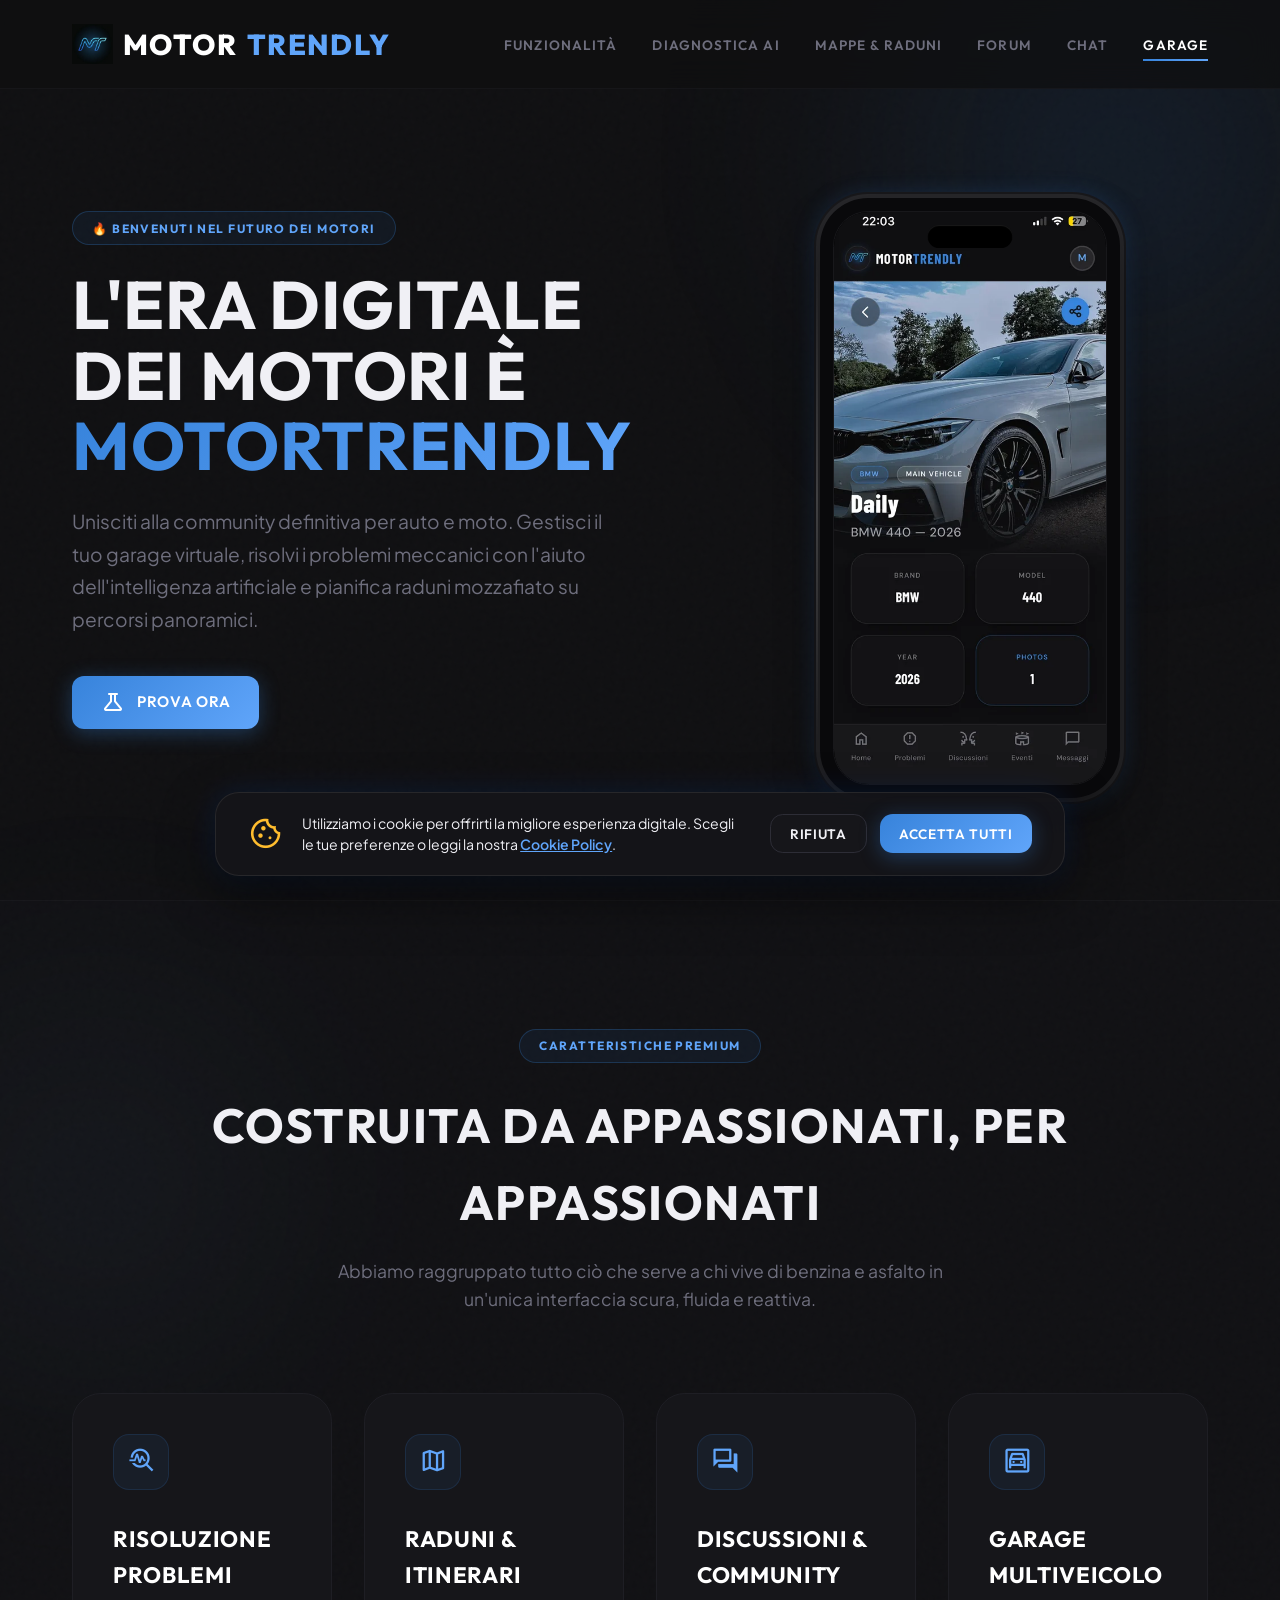
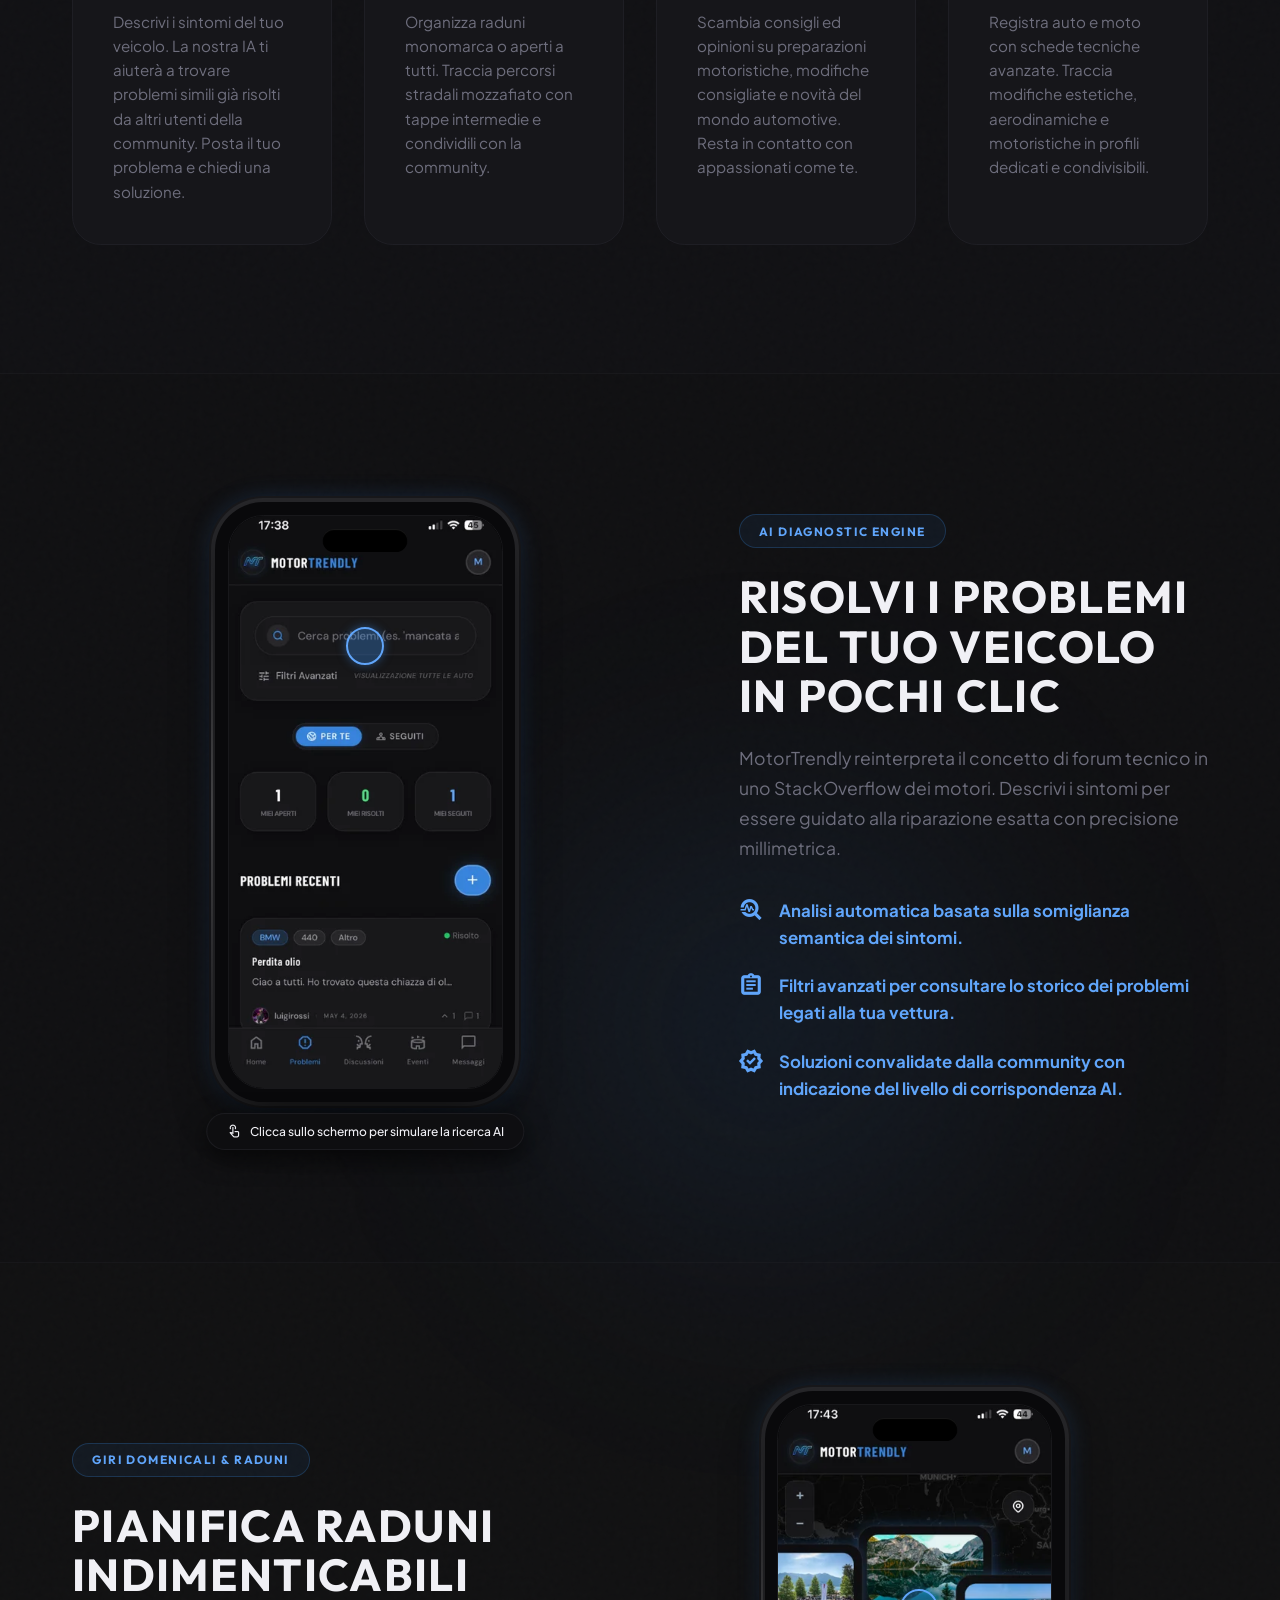
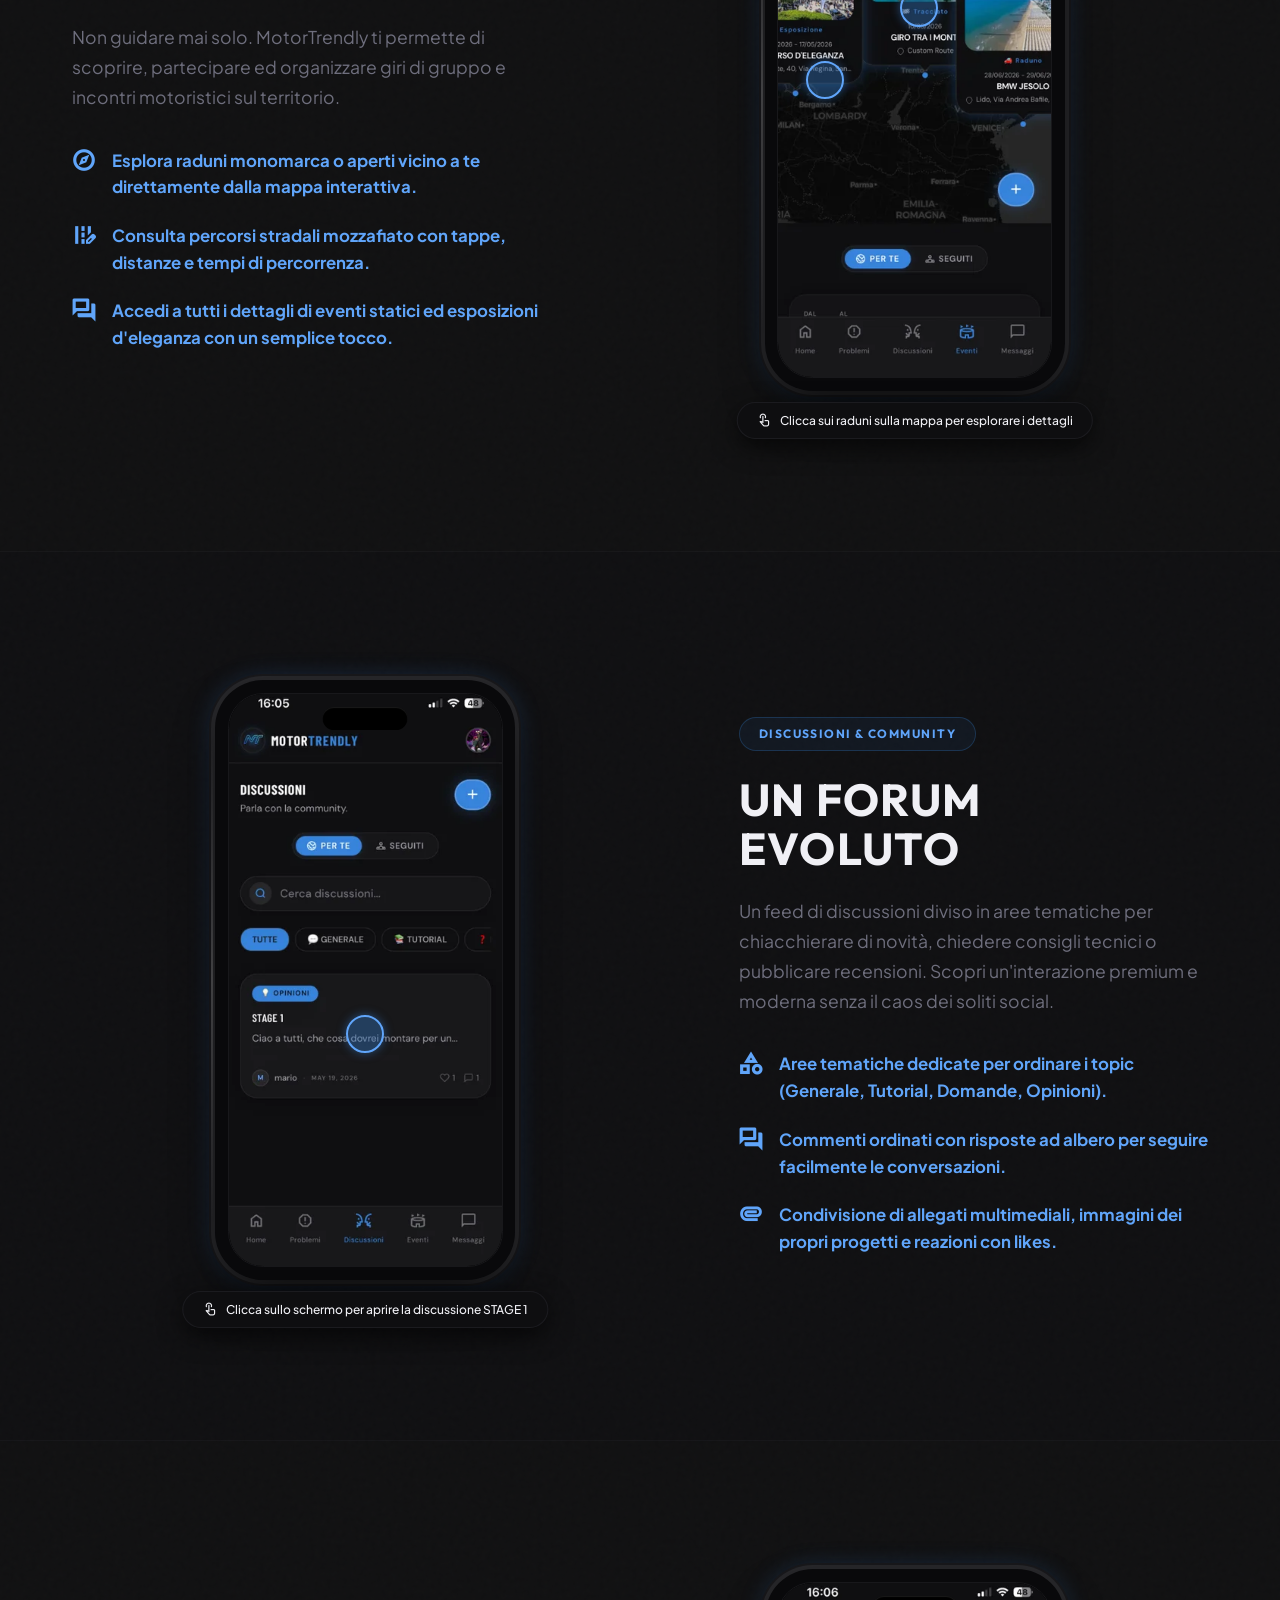
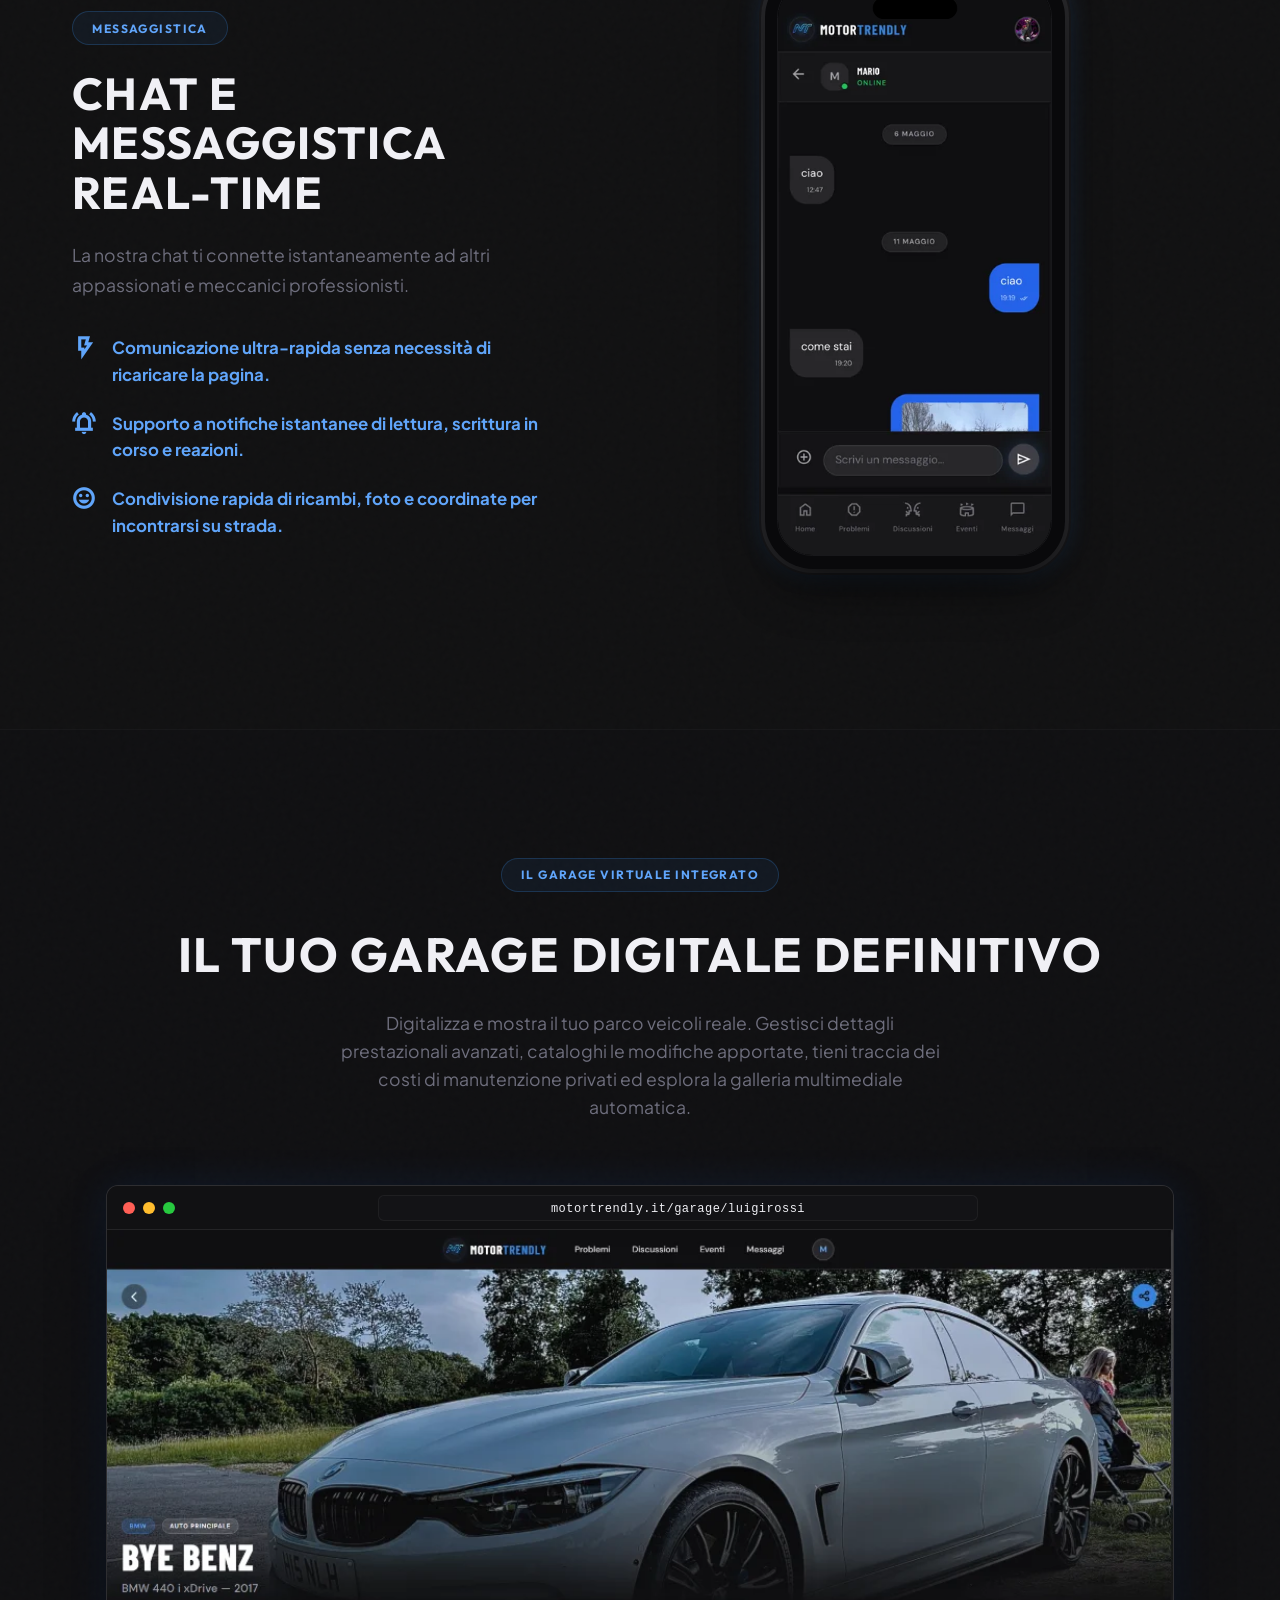
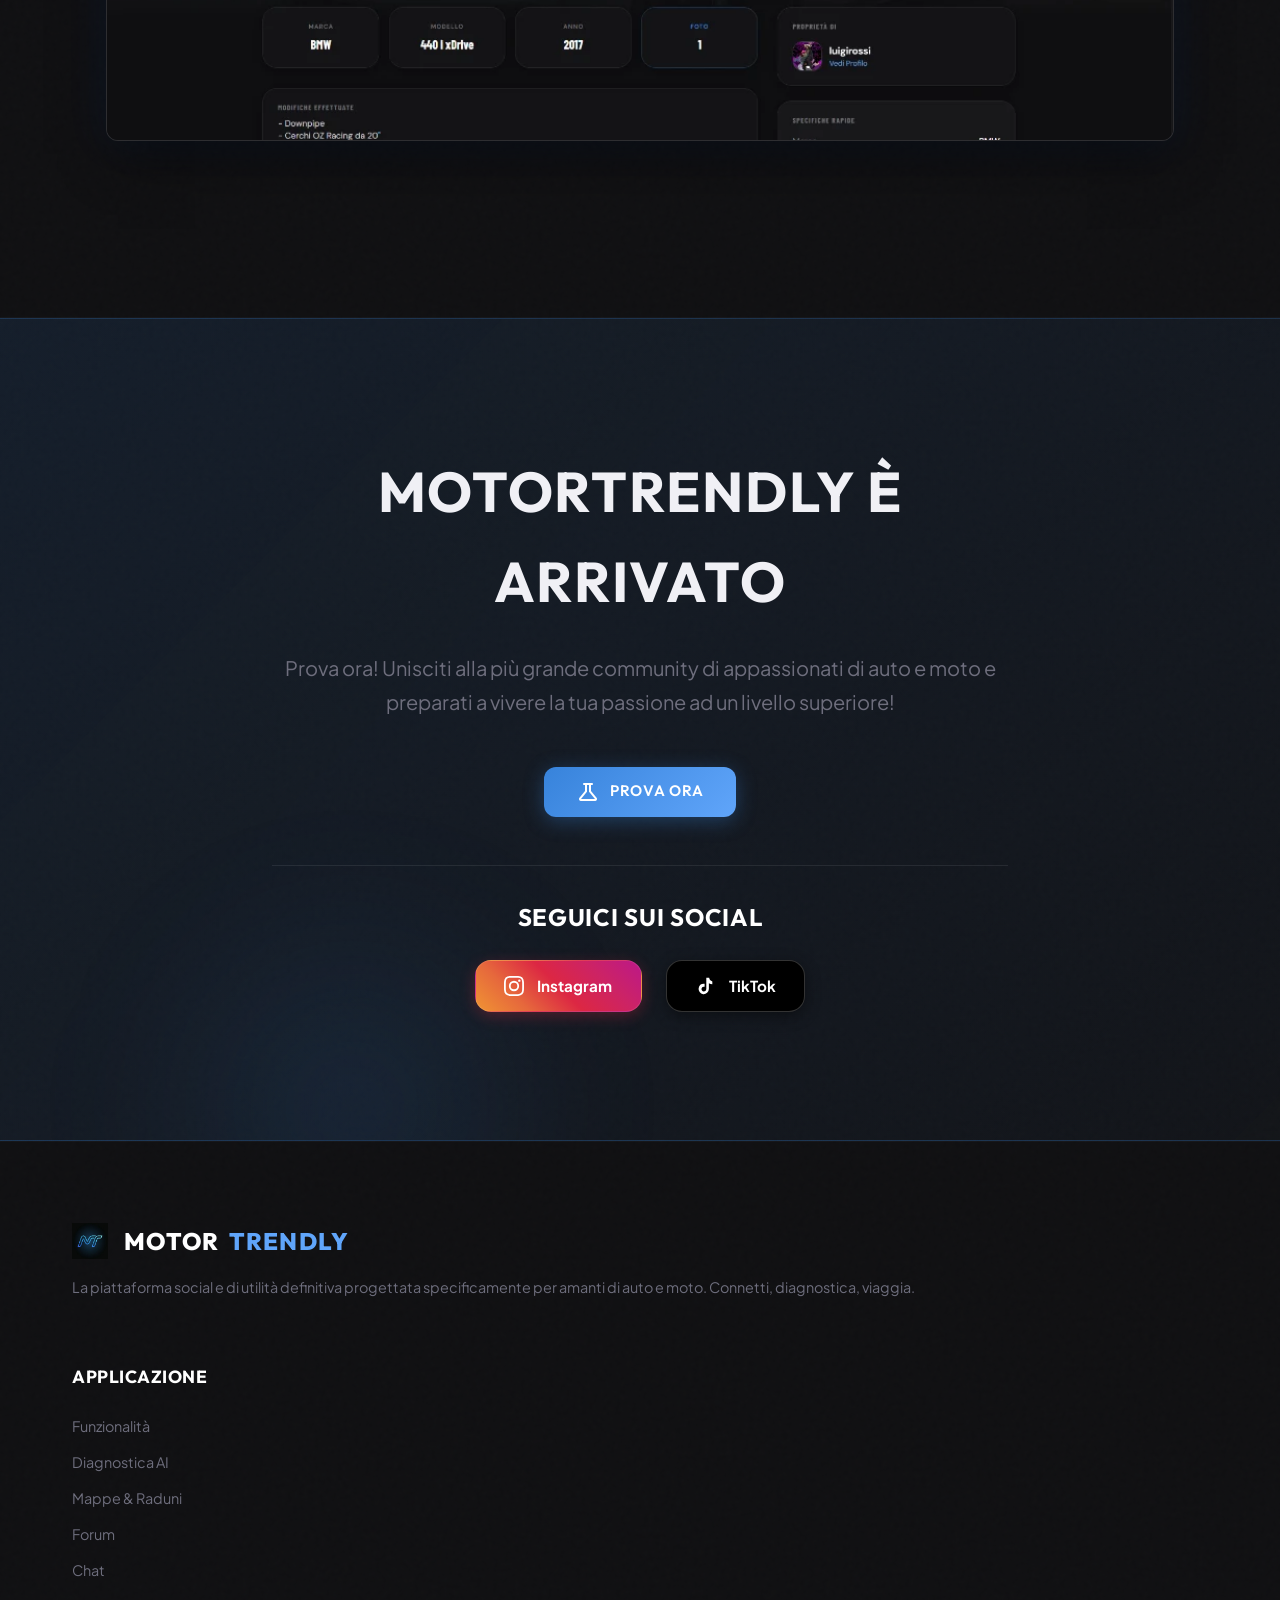
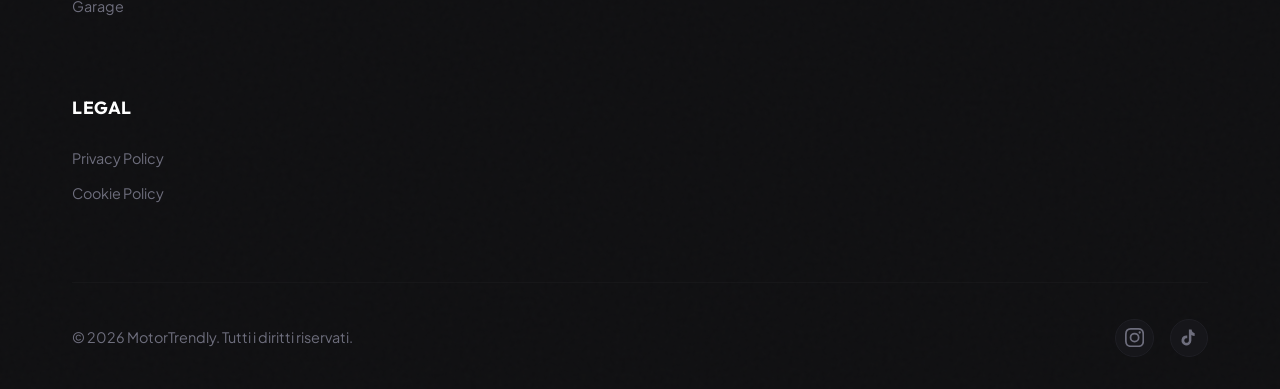
<file: index.html>
<!DOCTYPE html>
<html lang="it">

<head>
  <meta charset="UTF-8">
  <meta name="viewport" content="width=device-width, initial-scale=1.0">
  <title>MotorTrendly — La Community per Appassionati di Auto e Moto</title>

  <!-- SEO Meta Tags -->
  <meta name="description"
    content="Gestisci il tuo garage virtuale per auto e moto, diagnostica problemi del tuo veicolo con l'AI, consulta forum tematici, chat live e trova raduni nella tua zona. Entra nella community di MotorTrendly.">
  <meta name="keywords"
    content="motortrendly, garage auto, officina ai, raduni auto, percorsi moto, community motori, events, forum, chat, garage, eventi, percorsi, diagnostica, ai">
  <meta name="author" content="MotorTrendly Team">

  <!-- Preconnect to Google Fonts and gstatic -->
  <link rel="preconnect" href="https://fonts.googleapis.com">
  <link rel="preconnect" href="https://fonts.gstatic.com" crossorigin>

  <!-- Preload LCP Image -->
  <link rel="preload" href="assets/motortrendly_app_screen.webp" as="image" type="image/webp" fetchpriority="high">

  <!-- Preload & Asynchronously load Outfit and Plus Jakarta Sans -->
  <link rel="preload" href="https://fonts.googleapis.com/css2?family=Outfit:wght@300;400;500;600;700;800&family=Plus+Jakarta+Sans:wght@300;400;500;600;700;800&display=swap" as="style" onload="this.onload=null;this.rel='stylesheet'">
  <noscript>
    <link rel="stylesheet" href="https://fonts.googleapis.com/css2?family=Outfit:wght@300;400;500;600;700;800&family=Plus+Jakarta+Sans:wght@300;400;500;600;700;800&display=swap">
  </noscript>

  <!-- Preload & Asynchronously load Material Symbols (Subsetted to only used icons) -->
  <link rel="preload" href="https://fonts.googleapis.com/css2?family=Material+Symbols+Outlined:opsz,wght,FILL,GRAD@20..48,100..700,0..1,-50..200&amp;icon_names=album,arrow_back,arrow_forward,assignment,attachment,bolt,campaign,category,construction,cookie,done_all,edit_road,emoji_emotions,explore,flash_on,forum,garage,map,notifications_active,psychology,science,sensors,settings,settings_input_component,speed,touch_app,troubleshoot,verified" as="style" onload="this.onload=null;this.rel='stylesheet'">
  <noscript>
    <link rel="stylesheet" href="https://fonts.googleapis.com/css2?family=Material+Symbols+Outlined:opsz,wght,FILL,GRAD@20..48,100..700,0..1,-50..200&amp;icon_names=album,arrow_back,arrow_forward,assignment,attachment,bolt,campaign,category,construction,cookie,done_all,edit_road,emoji_emotions,explore,flash_on,forum,garage,map,notifications_active,psychology,science,sensors,settings,settings_input_component,speed,touch_app,troubleshoot,verified">
  </noscript>

  <!-- CSS Stylesheet -->
  <link rel="stylesheet" href="style.min.css">
</head>

<body>

  <!-- Premium Site Preloader -->
  <div id="preloader" class="preloader">
    <div class="preloader-content">
      <div class="preloader-spinner-wrapper">
        <div class="preloader-spinner"></div>
        <div class="preloader-spinner-inner"></div>
        <img src="assets/logo.webp" alt="MotorTrendly Preloader Logo" class="preloader-logo" width="256" height="248">
      </div>
      <div class="preloader-text-glow">Motor<span class="logo-text-highlight">Trendly</span></div>
      <div class="preloader-status">
        <span class="preloader-bar"></span>
      </div>
    </div>
  </div>

  <!-- Background Decorative Glowing Elements -->
  <div class="glow-bg"></div>
  <div class="glow-bg-left"></div>
  <div class="glow-bg-center"></div>

  <!-- Header / Navigation -->
  <header id="header">
    <div class="container header-container">
      <a href="#" class="logo">
        <img src="assets/logo.webp" alt="MotorTrendly Logo" class="logo-img" width="256" height="248">
        Motor<span class="logo-text-highlight">Trendly</span>
      </a>
      <ul class="nav-links" id="nav-links">
        <li><a href="#features" class="active" id="nav-link-features">Funzionalità</a></li>
        <li><a href="#diagnostics" id="nav-link-diagnostics">Diagnostica AI</a></li>
        <li><a href="#events" id="nav-link-events">Mappe & Raduni</a></li>
        <li><a href="#forum" id="nav-link-forum">Forum</a></li>
        <li><a href="#chat" id="nav-link-chat">Chat</a></li>
        <li><a href="#garage" id="nav-link-garage">Garage</a></li>
      </ul>
      <button class="nav-toggle" id="nav-toggle" aria-label="Toggle menu">
        <span class="hamburger-line"></span>
        <span class="hamburger-line"></span>
        <span class="hamburger-line"></span>
      </button>

    </div>
  </header>

  <main>
  <!-- Hero Section -->
  <section class="hero">
    <div class="container hero-grid">
      <div class="hero-content">
        <div class="section-badge" data-i18n="hero_badge"><span class="material-symbols-outlined">campaign</span>
          Welcome to the future</div>
        <h1 data-i18n="hero_title">L'era digitale dei motori è <span class="text-gradient">MotorTrendly</span></h1>
        <p data-i18n="hero_desc">Unisciti alla community definitiva per auto e moto. Gestisci il tuo garage virtuale,
          risolvi i problemi meccanici con l'aiuto dell'intelligenza artificiale e pianifica raduni mozzafiato su
          percorsi panoramici.</p>
        <div class="hero-cta">
          <a href="https://www.motortrendly.com" target="_blank" class="btn btn-primary">
            <span class="material-symbols-outlined">science</span> <span data-i18n="hero_cta_soon">Prova
              Ora</span>
          </a>
        </div>
      </div>
      <div class="hero-mockup">
        <div class="iphone-mockup">
          <div class="iphone-bezel">
            <div class="iphone-screen">
              <div class="iphone-dynamic-island"></div>
              <img src="assets/motortrendly_app_screen.webp" alt="MotorTrendly App Screen" class="iphone-screen-img" fetchpriority="high" width="480" height="1038">
            </div>
          </div>
        </div>
      </div>
    </div>
  </section>

  <!-- Feature Grid Section -->
  <section id="features" class="features">
    <div class="container">
      <div class="section-header">
        <div class="section-badge" data-i18n="features_badge">Caratteristiche premium</div>
        <h2 data-i18n="features_title">Costruita da appassionati, per appassionati</h2>
        <p data-i18n="features_desc">Abbiamo raggruppato tutto ciò che serve a chi vive di benzina e asfalto in un'unica
          interfaccia scura, fluida e reattiva.</p>
      </div>

      <div class="feature-grid">
        <!-- Feature 1: AI Diagnostics -->
        <div class="feature-card">
          <div class="feature-icon">
            <span class="material-symbols-outlined">troubleshoot</span>
          </div>
          <h3>Risoluzione Problemi</h3>
          <p>Descrivi i sintomi del tuo veicolo. La nostra IA ti aiuterà a trovare problemi simili già risolti da altri
            utenti della community. Posta il tuo problema e chiedi una soluzione.</p>
        </div>
        <!-- Feature 2: Events & Routes -->
        <div class="feature-card">
          <div class="feature-icon">
            <span class="material-symbols-outlined">map</span>
          </div>
          <h3>Raduni & Itinerari</h3>
          <p>Organizza raduni monomarca o aperti a tutti. Traccia percorsi stradali mozzafiato con
            tappe intermedie e condividili con la community.</p>
        </div>
        <!-- Feature Card: Discussioni & Community -->
        <div class="feature-card">
          <div class="feature-icon">
            <span class="material-symbols-outlined">forum</span>
          </div>
          <h3>Discussioni & Community</h3>
          <p>Scambia consigli ed opinioni su preparazioni motoristiche, modifiche consigliate e novità del mondo
            automotive. Resta in contatto con appassionati come te.</p>
        </div>
        <!-- Feature 3: Garage Showcase Info -->
        <div class="feature-card">
          <div class="feature-icon">
            <span class="material-symbols-outlined">garage</span>
          </div>
          <h3>Garage Multiveicolo</h3>
          <p>Registra auto e moto con schede tecniche avanzate. Traccia modifiche estetiche,
            aerodinamiche e motoristiche in profili dedicati e condivisibili.</p>
        </div>
      </div>
    </div>
  </section>

  <!-- Interactive AI Diagnostics Section -->
  <section id="diagnostics" class="interactive-section">
    <div class="container interactive-grid reverse">
      <div class="hero-mockup diagnostics-mockup-wrapper">
        <div class="iphone-mockup diagnostics-iphone" onclick="toggleDiagnosticsScreen()">
          <div class="iphone-bezel">
            <div class="iphone-screen">
              <div class="iphone-dynamic-island"></div>

              <!-- Screen 1: Search Panel -->
              <div class="iphone-screen-view active" id="diag-view-1">
                <img src="assets/diagnostics_screen_1.webp" alt="MotorTrendly Diagnostics Search"
                  class="iphone-screen-img" width="473" height="1024">
                <div class="hotspot-pulse search-hotspot" title="Clicca per cercare"></div>
              </div>

              <!-- Screen 2: Results Panel -->
              <div class="iphone-screen-view" id="diag-view-2">
                <img src="assets/diagnostics_screen_2.webp" alt="MotorTrendly Diagnostics Results"
                  class="iphone-screen-img" width="473" height="1024">
                <div class="hotspot-pulse reset-hotspot" title="Clicca per resettare"></div>
              </div>

            </div>
          </div>
          <!-- Click instruction tooltip -->
          <div class="iphone-hotspot-hint">
            <span class="material-symbols-outlined" style="font-size: 0.95rem;">touch_app</span>
            <span id="hotspot-hint-text">Clicca sullo schermo per simulare la ricerca AI</span>
          </div>
        </div>
      </div>

      <div class="interactive-content">
        <div class="section-badge">AI Diagnostic Engine</div>
        <h2>Risolvi i problemi del tuo veicolo in pochi clic</h2>
        <p>MotorTrendly reinterpreta il concetto di forum tecnico in uno StackOverflow dei motori. Descrivi i sintomi
          per essere guidato alla riparazione esatta con precisione millimetrica.</p>
        <ul class="bullets">
          <li><span class="material-symbols-outlined">troubleshoot</span> <span>Analisi automatica basata sulla
              somiglianza semantica dei sintomi.</span></li>
          <li><span class="material-symbols-outlined">assignment</span> <span>Filtri avanzati per consultare lo storico
              dei problemi legati alla tua vettura.</span></li>
          <li><span class="material-symbols-outlined">verified</span> <span>Soluzioni convalidate dalla community con
              indicazione del livello di corrispondenza AI.</span></li>
        </ul>
      </div>
    </div>
  </section>

  <!-- Interactive Events / Routes Section -->
  <section id="events" class="interactive-section" style="background-color: rgba(var(--surface-900), 0.15);">
    <div class="container interactive-grid">
      <div class="interactive-content">
        <div class="section-badge">Giri domenicali & Raduni</div>
        <h2>Pianifica raduni indimenticabili</h2>
        <p>Non guidare mai solo. MotorTrendly ti permette di scoprire, partecipare ed organizzare giri di gruppo e
          incontri motoristici sul territorio.</p>
        <ul class="bullets">
          <li><span class="material-symbols-outlined">explore</span> <span>Esplora raduni monomarca o aperti vicino a te
              direttamente dalla mappa interattiva.</span></li>
          <li><span class="material-symbols-outlined">edit_road</span> <span>Consulta percorsi stradali mozzafiato con
              tappe, distanze e tempi di percorrenza.</span></li>
          <li><span class="material-symbols-outlined">forum</span> <span>Accedi a tutti i dettagli di eventi statici ed
              esposizioni d'eleganza con un semplice tocco.</span></li>
        </ul>
      </div>

      <div class="hero-mockup events-mockup-wrapper">
        <div class="iphone-mockup events-iphone">
          <div class="iphone-bezel">
            <div class="iphone-screen">
              <div class="iphone-dynamic-island"></div>

              <!-- Screen 1: Explore Map View -->
              <div class="iphone-screen-view active" id="event-view-1">
                <img src="assets/events_screen_1.webp" alt="MotorTrendly Explore Events" class="iphone-screen-img" width="473" height="1024">
                <!-- Hotspot to Route Detail -->
                <div class="hotspot-pulse route-hotspot" onclick="showEventScreen(2)"
                  title="Clicca per visualizzare l'itinerario"></div>
                <!-- Hotspot to Rally Detail -->
                <div class="hotspot-pulse rally-hotspot" onclick="showEventScreen(3)"
                  title="Clicca per visualizzare l'esposizione"></div>
              </div>

              <!-- Screen 2: Interactive Route Map -->
              <div class="iphone-screen-view" id="event-view-2">
                <img src="assets/events_screen_2.webp" alt="MotorTrendly Route Map" class="iphone-screen-img" width="473" height="1024">
                <div class="hotspot-pulse back-hotspot" onclick="showEventScreen(1)"
                  title="Torna alla mappa principale"></div>
              </div>

              <!-- Screen 3: Static Rally Detail -->
              <div class="iphone-screen-view" id="event-view-3">
                <img src="assets/events_screen_3.webp" alt="MotorTrendly Rally Details" class="iphone-screen-img" width="473" height="1024">
                <div class="hotspot-pulse back-hotspot" onclick="showEventScreen(1)"
                  title="Torna alla mappa principale"></div>
              </div>

            </div>
          </div>
          <!-- Click instruction tooltip -->
          <div class="iphone-hotspot-hint">
            <span class="material-symbols-outlined" style="font-size: 0.95rem;">touch_app</span>
            <span id="event-hint-text">Clicca sui raduni sulla mappa per esplorare i dettagli</span>
          </div>
        </div>
      </div>
    </div>
  </section>

  <!-- Interactive Forum & Nested Replies Section -->
  <section id="forum" class="interactive-section">
    <div class="container interactive-grid reverse">
      <!-- Forum Widget Showcases -->
      <div class="hero-mockup forum-mockup-wrapper">
        <div class="iphone-mockup forum-iphone" onclick="toggleForumScreen()">
          <div class="iphone-bezel">
            <div class="iphone-screen">
              <div class="iphone-dynamic-island"></div>

              <!-- Screen 1: Discussion List -->
              <div class="iphone-screen-view active" id="forum-view-1">
                <img src="assets/forum_screen_1.webp" alt="MotorTrendly Forum List" class="iphone-screen-img" width="473" height="1024">
                <div class="hotspot-pulse forum-card-hotspot" title="Clicca per aprire la discussione STAGE 1"></div>
              </div>

              <!-- Screen 2: Discussion Detail -->
              <div class="iphone-screen-view" id="forum-view-2">
                <img src="assets/forum_screen_2.webp" alt="MotorTrendly Forum Detail" class="iphone-screen-img" width="473" height="1024">
                <div class="hotspot-pulse forum-back-hotspot" title="Torna alla lista discussioni"></div>
              </div>

            </div>
          </div>
          <!-- Click instruction tooltip -->
          <div class="iphone-hotspot-hint">
            <span class="material-symbols-outlined" style="font-size: 0.95rem;">touch_app</span>
            <span id="forum-hint-text">Clicca sullo schermo per aprire la discussione STAGE 1</span>
          </div>
        </div>
      </div>

      <div class="interactive-content">
        <div class="section-badge">Discussioni & Community</div>
        <h2>Un Forum evoluto</h2>
        <p>Un feed di discussioni diviso in aree tematiche per chiacchierare di novità, chiedere consigli tecnici o
          pubblicare recensioni. Scopri un'interazione premium e moderna senza il caos dei soliti social.</p>
        <ul class="bullets">
          <li><span class="material-symbols-outlined">category</span> <span>Aree tematiche dedicate per ordinare i topic
              (Generale, Tutorial, Domande, Opinioni).</span></li>
          <li><span class="material-symbols-outlined">forum</span> <span>Commenti ordinati con risposte ad albero per
              seguire facilmente le conversazioni.</span></li>
          <li><span class="material-symbols-outlined">attachment</span> <span>Condivisione di allegati multimediali,
              immagini dei propri progetti e reazioni con likes.</span></li>
        </ul>
      </div>
    </div>
  </section>

  <!-- Interactive Real-Time Chat (SignalR) Section -->
  <section id="chat" class="interactive-section" style="background-color: rgba(var(--surface-900), 0.15);">
    <div class="container interactive-grid">
      <div class="interactive-content">
        <div class="section-badge">Messaggistica</div>
        <h2>Chat e messaggistica real-time</h2>
        <p>La nostra chat
          ti connette istantaneamente ad altri appassionati e meccanici professionisti.</p>
        <ul class="bullets">
          <li><span class="material-symbols-outlined">flash_on</span> <span>Comunicazione
              ultra-rapida senza necessità di ricaricare la pagina.</span></li>
          <li><span class="material-symbols-outlined">notifications_active</span> <span
              data-i18n="chat_bullet_2">Supporto a notifiche istantanee di lettura, scrittura in corso e
              reazioni.</span></li>
          <li><span class="material-symbols-outlined">emoji_emotions</span> <span data-i18n="chat_bullet_3">Condivisione
              rapida di ricambi, foto e coordinate per incontrarsi su strada.</span></li>
        </ul>
      </div>

      <div class="hero-mockup chat-mockup-wrapper">
        <div class="iphone-mockup chat-iphone">
          <div class="iphone-bezel">
            <div class="iphone-screen">
              <div class="iphone-dynamic-island"></div>

              <!-- Chat Screen -->
              <div class="iphone-screen-view active">
                <img src="assets/chat_screen.webp" alt="MotorTrendly Live Chat" class="iphone-screen-img" width="473" height="1024">
              </div>

            </div>
          </div>
        </div>
      </div>
    </div>
  </section>

  <!-- Interactive Garage Virtuale Section (LAST FEATURE SECTION - "la sezione garage per ultima") -->
  <section id="garage" class="interactive-section">
    <div class="container">
      <div class="section-header" style="margin-bottom: 4rem;">
        <div class="section-badge">Il Garage Virtuale Integrato</div>
        <h2>Il tuo garage digitale definitivo</h2>
        <p>Digitalizza e mostra il tuo parco veicoli reale. Gestisci dettagli prestazionali avanzati, cataloghi le
          modifiche apportate, tieni traccia dei costi di manutenzione privati ed esplora la galleria multimediale
          automatica.</p>
      </div>

      <!-- Desktop browser mockup -->
      <div class="desktop-mockup-wrapper">
        <div class="desktop-mockup">
          <div class="desktop-header">
            <div class="desktop-dots">
              <span class="desktop-dot dot-red"></span>
              <span class="desktop-dot dot-yellow"></span>
              <span class="desktop-dot dot-green"></span>
            </div>
            <div class="desktop-address-bar">motortrendly.it/garage/luigirossi</div>
          </div>
          <div class="desktop-screen">
            <img src="assets/garage_screen.webp" alt="MotorTrendly Garage Widescreen Desktop View"
              class="desktop-screen-img" width="1024" height="490">
          </div>
        </div>
      </div>
    </div>
  </section>

  <!-- Download CTA Section -->
  <section id="download" class="cta-banner">
    <div class="container cta-container">
      <h2>MotorTrendly è arrivato</h2>
      <p>Prova ora! Unisciti alla più grande community di appassionati di auto e moto e preparati a
        vivere la tua passione ad un livello superiore!</p>

      <!-- Call to Action -->
      <div class="download-badges" style="margin-bottom: 3rem;">
        <a href="https://www.motortrendly.com" target="_blank" class="btn btn-primary"
          style="display: inline-flex; align-items: center; gap: 0.6rem; text-decoration: none; padding: 0.8rem 2rem;">
          <span class="material-symbols-outlined">science</span>
          <span>Prova Ora</span>
        </a>
      </div>

      <!-- Social Media CTA -->
      <div class="social-cta">
        <h3 class="social-cta-title">Seguici sui Social</h3>
        <div class="social-cta-buttons">
          <a href="https://www.instagram.com/motortrendly/" target="_blank" class="social-cta-btn instagram">
            <svg class="social-svg" viewBox="0 0 24 24">
              <path fill="currentColor"
                d="M12 2.163c3.204 0 3.584.012 4.85.07 3.252.148 4.771 1.691 4.919 4.919.058 1.265.069 1.645.069 4.849 0 3.205-.012 3.584-.069 4.849-.149 3.225-1.664 4.771-4.919 4.919-1.266.058-1.644.07-4.85.07-3.204 0-3.584-.012-4.849-.07-3.26-.149-4.771-1.699-4.919-4.92-.058-1.265-.07-1.644-.07-4.849 0-3.204.013-3.583.07-4.849.149-3.227 1.664-4.771 4.919-4.919 1.266-.057 1.645-.069 4.849-.069zM12 0C8.741 0 8.333.014 7.053.072 2.695.272.273 2.69.073 7.051C.014 8.333 0 8.741 0 12c0 3.259.014 3.668.072 4.948.2 4.358 2.618 6.78 6.98 6.98 1.281.058 1.689.072 4.948.072 3.259 0 3.668-.014 4.948-.072 4.354-.2 6.782-2.618 6.979-6.98.059-1.28.073-1.689.073-4.948 0-3.259-.014-3.667-.072-4.947-.196-4.354-2.617-6.78-6.979-6.98C15.668.014 15.259 0 12 0zm0 5.838a6.162 6.162 0 1 0 0 12.324 6.162 6.162 0 0 0 0-12.324zM12 16a4 4 0 1 1 0-8 4 4 0 0 1 0 8zm6.406-11.845a1.44 1.44 0 1 0 0 2.881 1.44 1.44 0 0 0 0-2.881z" />
            </svg>
            Instagram
          </a>
          <a href="https://www.tiktok.com/@motortrendly" target="_blank" class="social-cta-btn tiktok">
            <svg class="social-svg" viewBox="0 0 24 24">
              <path fill="currentColor"
                d="M19.59 6.69a4.83 4.83 0 0 1-3.77-4.25V2h-3.45v13.67a2.89 2.89 0 0 1-5.2 1.74 2.89 2.89 0 0 1 2.31-4.64c.29 0 .57.04.84.11V9.43a6.33 6.33 0 0 0-1-.08 6.34 6.34 0 0 0-6.14 5.21 6.34 6.34 0 0 0 5.4 7.26 6.34 6.34 0 0 0 6.88-6.13V8.82a8.27 8.27 0 0 0 4.13 1.13V6.69z" />
            </svg>
            TikTok
          </a>
        </div>
      </div>
    </div>
  </section>
  </main>

  <!-- Footer -->
  <footer>
    <div class="container">
      <div class="footer-grid">
        <div class="footer-col footer-about">
          <a href="#" class="logo" style="font-size: 1.5rem;">
            <img src="assets/logo.webp" alt="MotorTrendly Logo" class="logo-img"
              style="height: 2.2rem; margin-right: 0.4rem;" width="256" height="248">
            Motor<span class="logo-text-highlight">Trendly</span>
          </a>
          <p data-i18n="footer_about">La piattaforma social e di utilità definitiva progettata specificamente per amanti
            di auto e moto. Connetti, diagnostica, viaggia.</p>
        </div>
        <div class="footer-col">
          <h4>Applicazione</h4>
          <ul>
            <li><a href="#features">Funzionalità</a></li>
            <li><a href="#diagnostics">Diagnostica AI</a></li>
            <li><a href="#events">Mappe & Raduni</a></li>
            <li><a href="#forum">Forum</a></li>
            <li><a href="#chat">Chat</a></li>
            <li><a href="#garage">Garage</a></li>
          </ul>
        </div>
        <div class="footer-col">
          <h4 data-i18n="footer_legal">Legal</h4>
          <ul>
            <li><a href="privacy.html">Privacy Policy</a></li>
            <li><a href="cookie.html">Cookie Policy</a></li>
          </ul>
        </div>
      </div>

      <div class="footer-bottom">
        <p>&copy; 2026 MotorTrendly. Tutti i diritti riservati.</p>
        <div class="social-links">
          <a href="https://www.instagram.com/motortrendly/" target="_blank" class="social-icon" title="Instagram">
            <svg class="social-svg-footer" viewBox="0 0 24 24" style="width: 1.2rem; height: 1.2rem; display: block;">
              <path fill="currentColor"
                d="M12 2.163c3.204 0 3.584.012 4.85.07 3.252.148 4.771 1.691 4.919 4.919.058 1.265.069 1.645.069 4.849 0 3.205-.012 3.584-.069 4.849-.149 3.225-1.664 4.771-4.919 4.919-1.266.058-1.644.07-4.85.07-3.204 0-3.584-.012-4.849-.07-3.26-.149-4.771-1.699-4.919-4.92-.058-1.265-.07-1.644-.07-4.849 0-3.204.013-3.583.07-4.849.149-3.227 1.664-4.771 4.919-4.919 1.266-.057 1.645-.069 4.849-.069zM12 0C8.741 0 8.333.014 7.053.072 2.695.272.273 2.69.073 7.051C.014 8.333 0 8.741 0 12c0 3.259.014 3.668.072 4.948.2 4.358 2.618 6.78 6.98 6.98 1.281.058 1.689.072 4.948.072 3.259 0 3.668-.014 4.948-.072 4.354-.2 6.782-2.618 6.979-6.98.059-1.28.073-1.689.073-4.948 0-3.259-.014-3.667-.072-4.947-.196-4.354-2.617-6.78-6.979-6.98C15.668.014 15.259 0 12 0zm0 5.838a6.162 6.162 0 1 0 0 12.324 6.162 6.162 0 0 0 0-12.324zM12 16a4 4 0 1 1 0-8 4 4 0 0 1 0 8zm6.406-11.845a1.44 1.44 0 1 0 0 2.881 1.44 1.44 0 0 0 0-2.881z" />
            </svg>
          </a>
          <a href="https://www.tiktok.com/@motortrendly" target="_blank" class="social-icon" title="TikTok">
            <svg class="social-svg-footer" viewBox="0 0 24 24" style="width: 1.2rem; height: 1.2rem; display: block;">
              <path fill="currentColor"
                d="M19.59 6.69a4.83 4.83 0 0 1-3.77-4.25V2h-3.45v13.67a2.89 2.89 0 0 1-5.2 1.74 2.89 2.89 0 0 1 2.31-4.64c.29 0 .57.04.84.11V9.43a6.33 6.33 0 0 0-1-.08 6.34 6.34 0 0 0-6.14 5.21 6.34 6.34 0 0 0 5.4 7.26 6.34 6.34 0 0 0 6.88-6.13V8.82a8.27 8.27 0 0 0 4.13 1.13V6.69z" />
            </svg>
          </a>
        </div>
      </div>
    </div>
  </footer>

  <!-- Core Javascript Logic -->
  <script src="app.min.js" defer></script>

  <!-- Cookie Consent Banner -->
  <div id="cookie-banner" class="cookie-banner">
    <div class="cookie-content">
      <div class="cookie-text">
        <span class="material-symbols-outlined cookie-icon">cookie</span>
        <p>Utilizziamo i cookie per offrirti la migliore esperienza digitale. Scegli le tue preferenze o leggi la nostra
          <a href="cookie.html">Cookie Policy</a>.
        </p>
      </div>
      <div class="cookie-actions">
        <button class="btn btn-secondary" onclick="manageCookies('rifiuta')"
          style="padding: 0.6rem 1.2rem; font-size: 0.85rem; border-radius: 0.8rem;">Rifiuta</button>
        <button class="btn btn-primary" onclick="manageCookies('accetta')"
          style="padding: 0.6rem 1.2rem; font-size: 0.85rem; border-radius: 0.8rem;">Accetta tutti</button>
      </div>
    </div>
  </div>
</body>

</html>
</file>
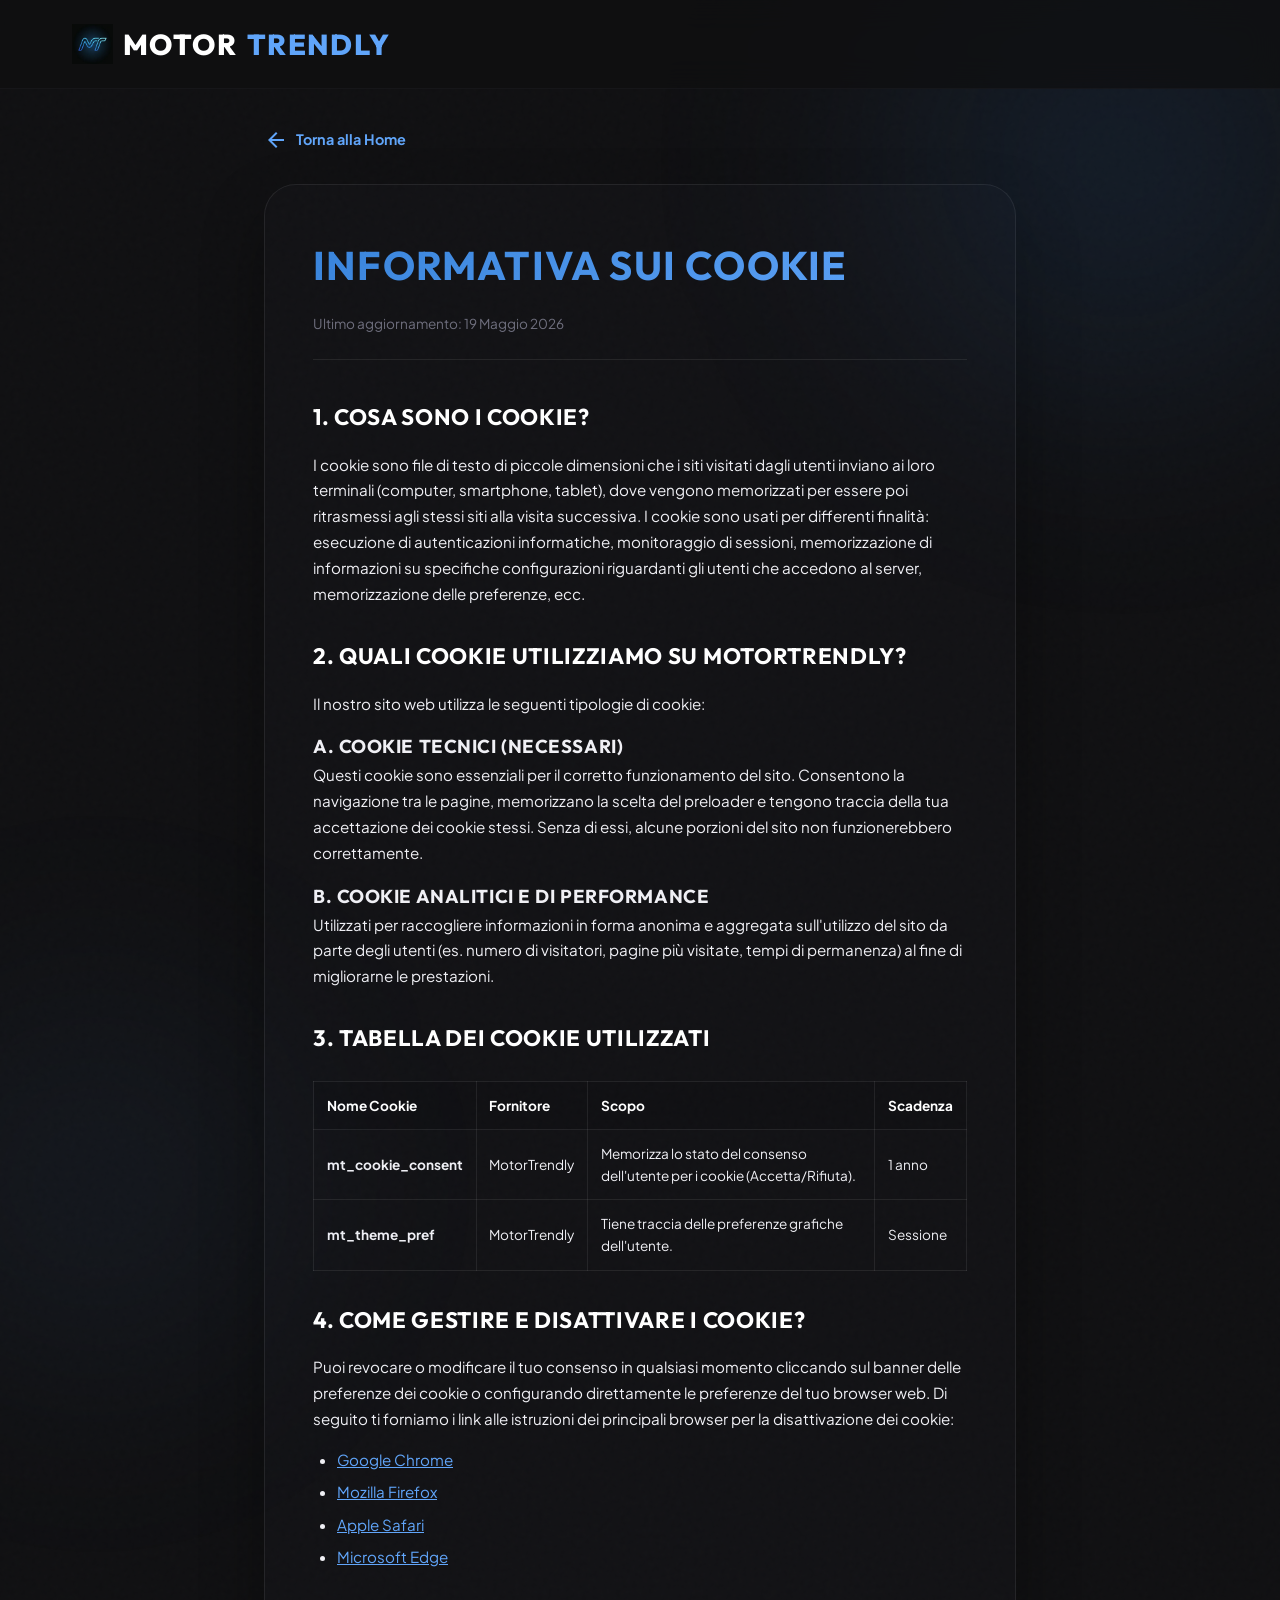
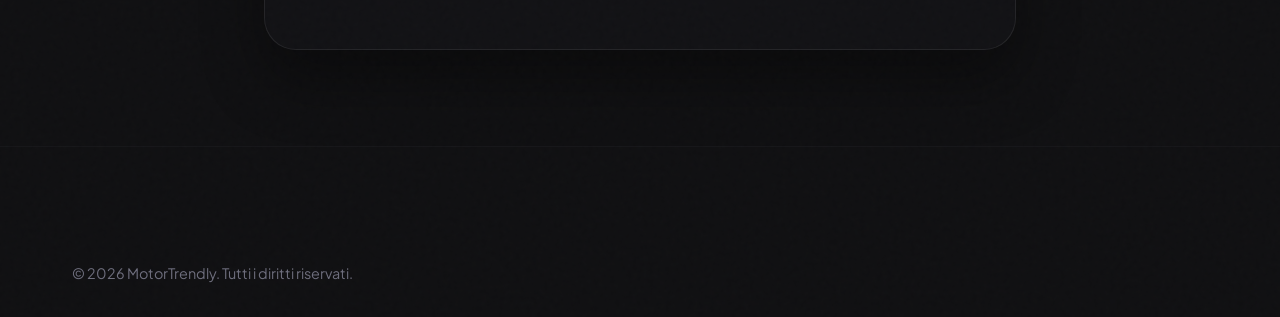
<file: cookie.html>
<!DOCTYPE html>
<html lang="it">

<head>
  <meta charset="UTF-8">
  <meta name="viewport" content="width=device-width, initial-scale=1.0">
  <title>Cookie Policy — MotorTrendly</title>
  <link rel="preconnect" href="https://fonts.googleapis.com">
  <link rel="preconnect" href="https://fonts.gstatic.com" crossorigin>
  <link rel="preload" href="https://fonts.googleapis.com/css2?family=Outfit:wght@300;400;500;600;700;800&family=Plus+Jakarta+Sans:wght@300;400;500;600;700;800&display=swap" as="style" onload="this.onload=null;this.rel='stylesheet'">
  <noscript>
    <link rel="stylesheet" href="https://fonts.googleapis.com/css2?family=Outfit:wght@300;400;500;600;700;800&family=Plus+Jakarta+Sans:wght@300;400;500;600;700;800&display=swap">
  </noscript>
  <link rel="preload" href="https://fonts.googleapis.com/css2?family=Material+Symbols+Outlined:opsz,wght,FILL,GRAD@20..48,100..700,0..1,-50..200&amp;icon_names=album,arrow_back,arrow_forward,assignment,attachment,bolt,campaign,category,construction,cookie,done_all,edit_road,emoji_emotions,explore,flash_on,forum,garage,map,notifications_active,psychology,science,sensors,settings,settings_input_component,speed,touch_app,troubleshoot,verified" as="style" onload="this.onload=null;this.rel='stylesheet'">
  <noscript>
    <link rel="stylesheet" href="https://fonts.googleapis.com/css2?family=Material+Symbols+Outlined:opsz,wght,FILL,GRAD@20..48,100..700,0..1,-50..200&amp;icon_names=album,arrow_back,arrow_forward,assignment,attachment,bolt,campaign,category,construction,cookie,done_all,edit_road,emoji_emotions,explore,flash_on,forum,garage,map,notifications_active,psychology,science,sensors,settings,settings_input_component,speed,touch_app,troubleshoot,verified">
  </noscript>
  <link rel="stylesheet" href="style.min.css">
  <style>
    .legal-container {
      max-width: 800px;
      margin: 8rem auto 6rem auto;
      padding: 0 1.5rem;
    }
    .legal-content {
      background-color: rgba(var(--surface-900), 0.4);
      border: 1px solid rgba(255, 255, 255, 0.08);
      border-radius: 2rem;
      padding: 3rem;
      box-shadow: 0 30px 60px rgba(0, 0, 0, 0.4);
    }
    .legal-content h1 {
      font-size: 2.5rem;
      margin-bottom: 1rem;
      font-family: var(--font-display);
    }
    .legal-meta {
      font-size: 0.85rem;
      color: rgb(var(--surface-500));
      margin-bottom: 2.5rem;
      border-bottom: 1px solid rgba(255, 255, 255, 0.08);
      padding-bottom: 1.5rem;
    }
    .legal-section {
      margin-bottom: 2rem;
    }
    .legal-section h2 {
      font-size: 1.4rem;
      color: #ffffff;
      margin-bottom: 1rem;
      font-family: var(--font-display);
    }
    .legal-section p {
      font-size: 0.95rem;
      color: rgb(var(--surface-400));
      line-height: 1.7;
      margin-bottom: 1rem;
    }
    .legal-section ul {
      padding-left: 1.5rem;
      margin-bottom: 1rem;
      color: rgb(var(--surface-400));
    }
    .legal-section li {
      margin-bottom: 0.5rem;
      font-size: 0.95rem;
      line-height: 1.6;
    }
    .back-home-btn {
      display: inline-flex;
      align-items: center;
      gap: 0.5rem;
      color: rgb(var(--accent-light));
      font-weight: 700;
      text-decoration: none;
      margin-bottom: 2rem;
      font-size: 0.9rem;
      transition: color 0.2s ease;
    }
    .back-home-btn:hover {
      color: #ffffff;
    }
    table.cookie-table {
      width: 100%;
      border-collapse: collapse;
      margin: 1.5rem 0;
      font-size: 0.85rem;
      color: rgb(var(--surface-300));
    }
    table.cookie-table th, table.cookie-table td {
      border: 1px solid rgba(255, 255, 255, 0.08);
      padding: 0.8rem;
      text-align: left;
    }
    table.cookie-table th {
      background-color: rgba(var(--surface-950), 0.5);
      color: #ffffff;
      font-weight: 700;
    }
  </style>
</head>

<body>
  <!-- Decorative Background Glowing Elements -->
  <div class="glow-bg"></div>
  <div class="glow-bg-left"></div>

  <!-- Header -->
  <header id="header">
    <div class="container header-container">
      <a href="index.html" class="logo">
        <img src="assets/logo.webp" alt="MotorTrendly Logo" class="logo-img" width="256" height="248">
        Motor<span class="logo-text-highlight">Trendly</span>
      </a>
    </div>
  </header>

  <!-- Legal Content -->
  <main class="legal-container">
    <a href="index.html" class="back-home-btn">
      <span class="material-symbols-outlined">arrow_back</span> Torna alla Home
    </a>

    <article class="legal-content">
      <h1 class="text-gradient">Informativa sui Cookie</h1>
      <div class="legal-meta">Ultimo aggiornamento: 19 Maggio 2026</div>

      <div class="legal-section">
        <h2>1. Cosa sono i cookie?</h2>
        <p>I cookie sono file di testo di piccole dimensioni che i siti visitati dagli utenti inviano ai loro terminali (computer, smartphone, tablet), dove vengono memorizzati per essere poi ritrasmessi agli stessi siti alla visita successiva. I cookie sono usati per differenti finalità: esecuzione di autenticazioni informatiche, monitoraggio di sessioni, memorizzazione di informazioni su specifiche configurazioni riguardanti gli utenti che accedono al server, memorizzazione delle preferenze, ecc.</p>
      </div>

      <div class="legal-section">
        <h2>2. Quali cookie utilizziamo su MotorTrendly?</h2>
        <p>Il nostro sito web utilizza le seguenti tipologie di cookie:</p>
        
        <h3>A. Cookie Tecnici (Necessari)</h3>
        <p>Questi cookie sono essenziali per il corretto funzionamento del sito. Consentono la navigazione tra le pagine, memorizzano la scelta del preloader e tengono traccia della tua accettazione dei cookie stessi. Senza di essi, alcune porzioni del sito non funzionerebbero correttamente.</p>
        
        <h3>B. Cookie Analitici e di Performance</h3>
        <p>Utilizzati per raccogliere informazioni in forma anonima e aggregata sull'utilizzo del sito da parte degli utenti (es. numero di visitatori, pagine più visitate, tempi di permanenza) al fine di migliorarne le prestazioni.</p>
      </div>

      <div class="legal-section">
        <h2>3. Tabella dei cookie utilizzati</h2>
        <table class="cookie-table">
          <thead>
            <tr>
              <th>Nome Cookie</th>
              <th>Fornitore</th>
              <th>Scopo</th>
              <th>Scadenza</th>
            </tr>
          </thead>
          <tbody>
            <tr>
              <td><strong>mt_cookie_consent</strong></td>
              <td>MotorTrendly</td>
              <td>Memorizza lo stato del consenso dell'utente per i cookie (Accetta/Rifiuta).</td>
              <td>1 anno</td>
            </tr>
            <tr>
              <td><strong>mt_theme_pref</strong></td>
              <td>MotorTrendly</td>
              <td>Tiene traccia delle preferenze grafiche dell'utente.</td>
              <td>Sessione</td>
            </tr>
          </tbody>
        </table>
      </div>

      <div class="legal-section">
        <h2>4. Come gestire e disattivare i cookie?</h2>
        <p>Puoi revocare o modificare il tuo consenso in qualsiasi momento cliccando sul banner delle preferenze dei cookie o configurando direttamente le preferenze del tuo browser web. Di seguito ti forniamo i link alle istruzioni dei principali browser per la disattivazione dei cookie:</p>
        <ul>
          <li><a href="https://support.google.com/chrome/answer/95647" target="_blank" style="color: rgb(var(--accent-light));">Google Chrome</a></li>
          <li><a href="https://support.mozilla.org/it/kb/Attivare%20e%20disattivare%20i%20cookie" target="_blank" style="color: rgb(var(--accent-light));">Mozilla Firefox</a></li>
          <li><a href="https://support.apple.com/it-it/guide/safari/sfri11471/mac" target="_blank" style="color: rgb(var(--accent-light));">Apple Safari</a></li>
          <li><a href="https://support.microsoft.com/it-it/windows/gestione-dei-cookie-in-microsoft-edge-168dab11-0753-2427-c1d1-6197a7e35d30" target="_blank" style="color: rgb(var(--accent-light));">Microsoft Edge</a></li>
        </ul>
      </div>
    </article>
  </main>

  <!-- Footer -->
  <footer>
    <div class="container">
      <div class="footer-bottom" style="margin-top: 0; border-top: none;">
        <p>&copy; 2026 MotorTrendly. Tutti i diritti riservati.</p>
      </div>
    </div>
  </footer>
</body>

</html>
</file>
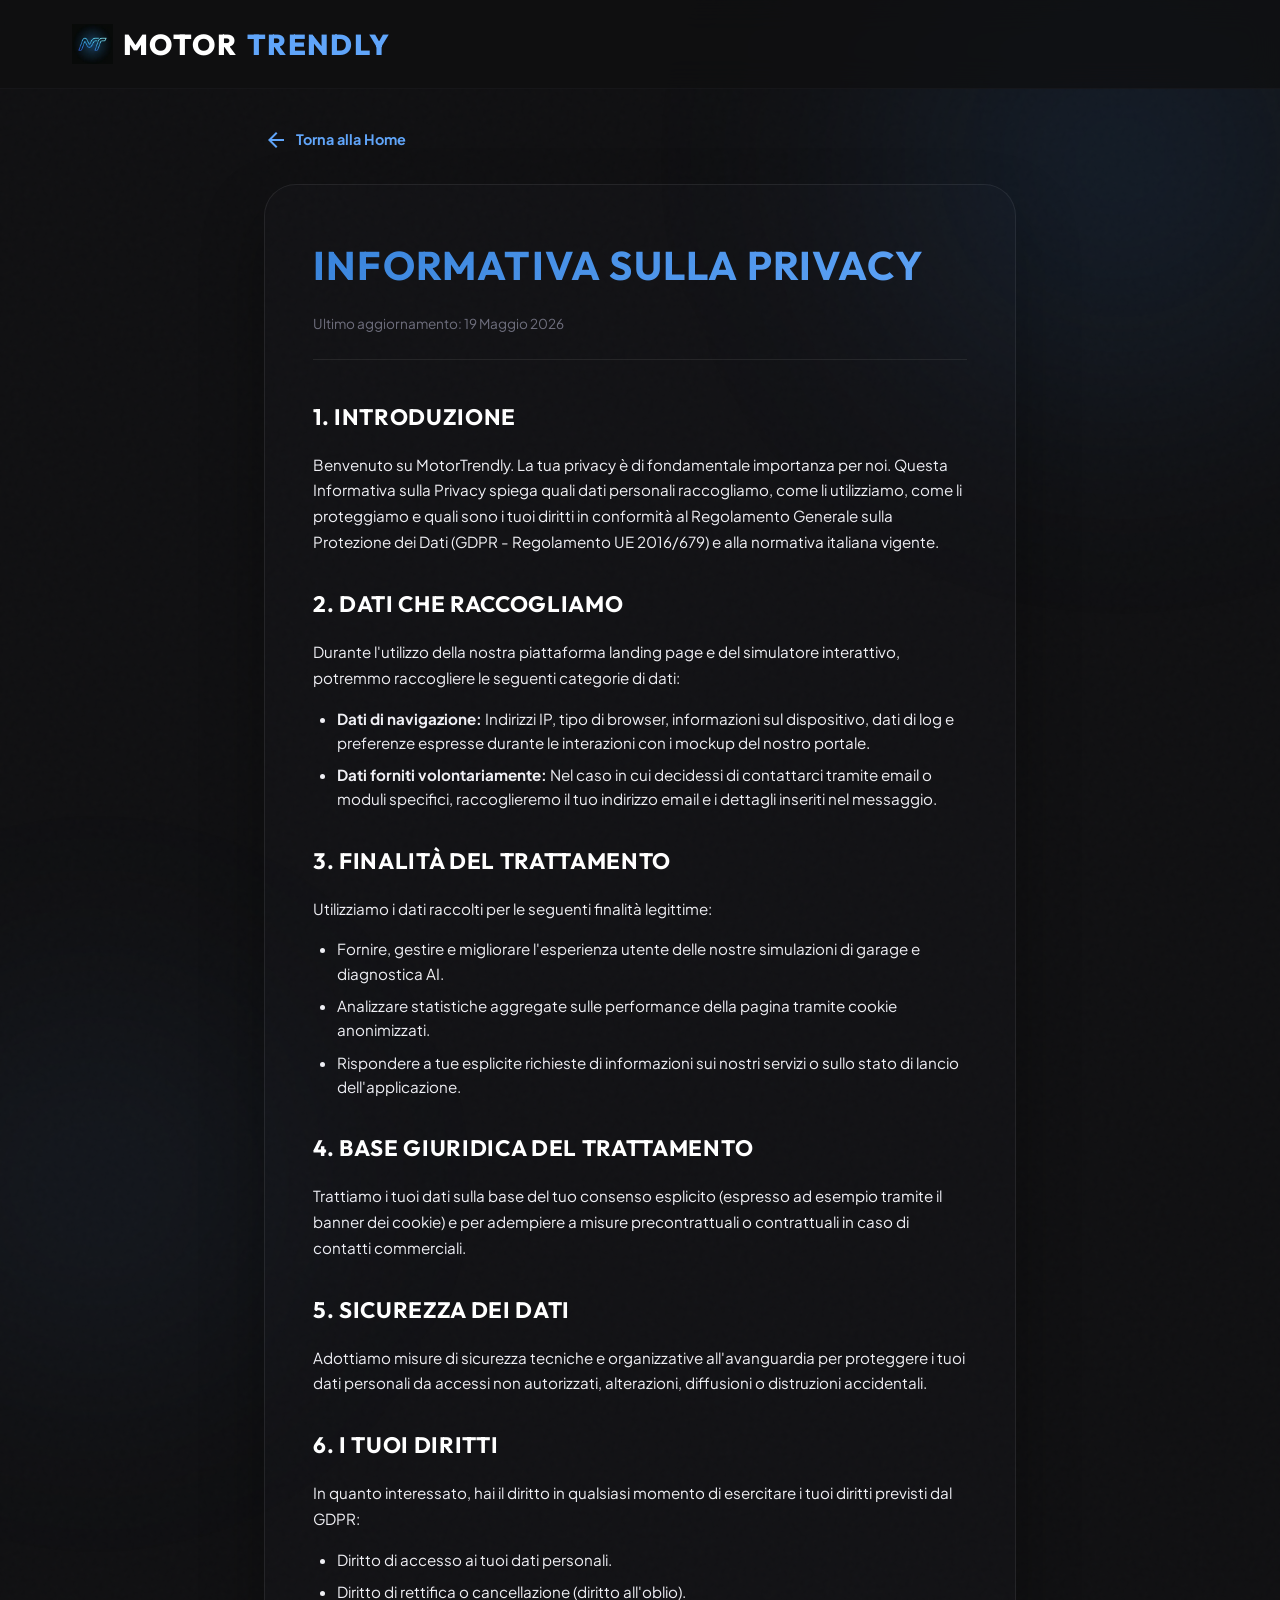
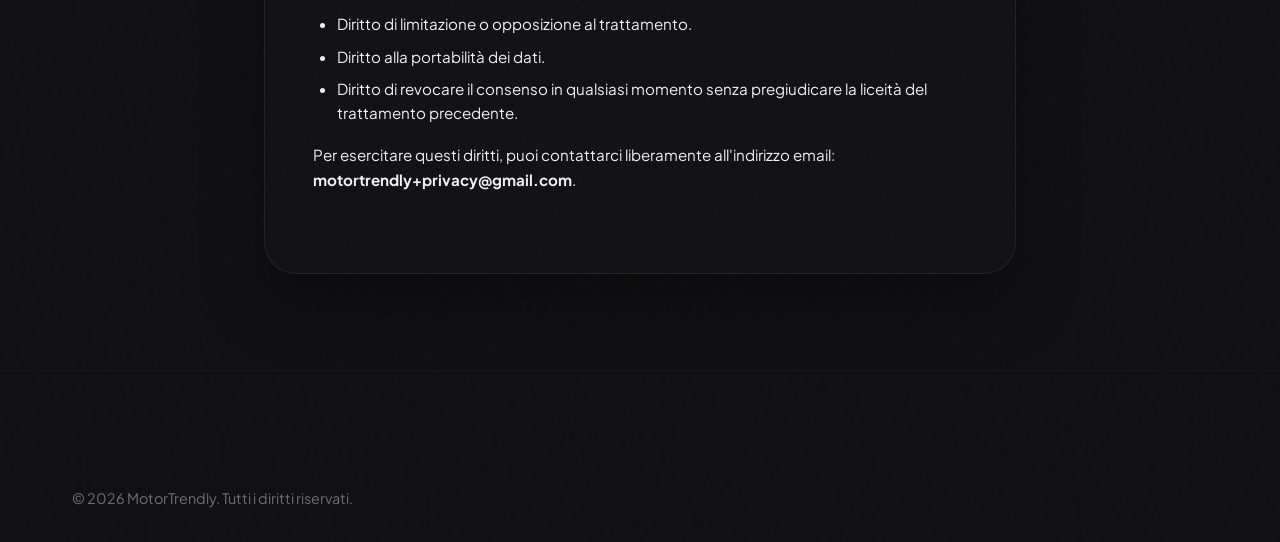
<file: privacy.html>
<!DOCTYPE html>
<html lang="it">

<head>
  <meta charset="UTF-8">
  <meta name="viewport" content="width=device-width, initial-scale=1.0">
  <title>Privacy Policy — MotorTrendly</title>
  <link rel="preconnect" href="https://fonts.googleapis.com">
  <link rel="preconnect" href="https://fonts.gstatic.com" crossorigin>
  <link rel="preload" href="https://fonts.googleapis.com/css2?family=Outfit:wght@300;400;500;600;700;800&family=Plus+Jakarta+Sans:wght@300;400;500;600;700;800&display=swap" as="style" onload="this.onload=null;this.rel='stylesheet'">
  <noscript>
    <link rel="stylesheet" href="https://fonts.googleapis.com/css2?family=Outfit:wght@300;400;500;600;700;800&family=Plus+Jakarta+Sans:wght@300;400;500;600;700;800&display=swap">
  </noscript>
  <link rel="preload" href="https://fonts.googleapis.com/css2?family=Material+Symbols+Outlined:opsz,wght,FILL,GRAD@20..48,100..700,0..1,-50..200&amp;icon_names=album,arrow_back,arrow_forward,assignment,attachment,bolt,campaign,category,construction,cookie,done_all,edit_road,emoji_emotions,explore,flash_on,forum,garage,map,notifications_active,psychology,science,sensors,settings,settings_input_component,speed,touch_app,troubleshoot,verified" as="style" onload="this.onload=null;this.rel='stylesheet'">
  <noscript>
    <link rel="stylesheet" href="https://fonts.googleapis.com/css2?family=Material+Symbols+Outlined:opsz,wght,FILL,GRAD@20..48,100..700,0..1,-50..200&amp;icon_names=album,arrow_back,arrow_forward,assignment,attachment,bolt,campaign,category,construction,cookie,done_all,edit_road,emoji_emotions,explore,flash_on,forum,garage,map,notifications_active,psychology,science,sensors,settings,settings_input_component,speed,touch_app,troubleshoot,verified">
  </noscript>
  <link rel="stylesheet" href="style.min.css">
  <style>
    .legal-container {
      max-width: 800px;
      margin: 8rem auto 6rem auto;
      padding: 0 1.5rem;
    }
    .legal-content {
      background-color: rgba(var(--surface-900), 0.4);
      border: 1px solid rgba(255, 255, 255, 0.08);
      border-radius: 2rem;
      padding: 3rem;
      box-shadow: 0 30px 60px rgba(0, 0, 0, 0.4);
    }
    .legal-content h1 {
      font-size: 2.5rem;
      margin-bottom: 1rem;
      font-family: var(--font-display);
    }
    .legal-meta {
      font-size: 0.85rem;
      color: rgb(var(--surface-500));
      margin-bottom: 2.5rem;
      border-bottom: 1px solid rgba(255, 255, 255, 0.08);
      padding-bottom: 1.5rem;
    }
    .legal-section {
      margin-bottom: 2rem;
    }
    .legal-section h2 {
      font-size: 1.4rem;
      color: #ffffff;
      margin-bottom: 1rem;
      font-family: var(--font-display);
    }
    .legal-section p {
      font-size: 0.95rem;
      color: rgb(var(--surface-400));
      line-height: 1.7;
      margin-bottom: 1rem;
    }
    .legal-section ul {
      padding-left: 1.5rem;
      margin-bottom: 1rem;
      color: rgb(var(--surface-400));
    }
    .legal-section li {
      margin-bottom: 0.5rem;
      font-size: 0.95rem;
      line-height: 1.6;
    }
    .back-home-btn {
      display: inline-flex;
      align-items: center;
      gap: 0.5rem;
      color: rgb(var(--accent-light));
      font-weight: 700;
      text-decoration: none;
      margin-bottom: 2rem;
      font-size: 0.9rem;
      transition: color 0.2s ease;
    }
    .back-home-btn:hover {
      color: #ffffff;
    }
  </style>
</head>

<body>
  <!-- Decorative Background Glowing Elements -->
  <div class="glow-bg"></div>
  <div class="glow-bg-left"></div>

  <!-- Header -->
  <header id="header">
    <div class="container header-container">
      <a href="index.html" class="logo">
        <img src="assets/logo.webp" alt="MotorTrendly Logo" class="logo-img" width="256" height="248">
        Motor<span class="logo-text-highlight">Trendly</span>
      </a>
    </div>
  </header>

  <!-- Legal Content -->
  <main class="legal-container">
    <a href="index.html" class="back-home-btn">
      <span class="material-symbols-outlined">arrow_back</span> Torna alla Home
    </a>

    <article class="legal-content">
      <h1 class="text-gradient">Informativa sulla Privacy</h1>
      <div class="legal-meta">Ultimo aggiornamento: 19 Maggio 2026</div>

      <div class="legal-section">
        <h2>1. Introduzione</h2>
        <p>Benvenuto su MotorTrendly. La tua privacy è di fondamentale importanza per noi. Questa Informativa sulla Privacy spiega quali dati personali raccogliamo, come li utilizziamo, come li proteggiamo e quali sono i tuoi diritti in conformità al Regolamento Generale sulla Protezione dei Dati (GDPR - Regolamento UE 2016/679) e alla normativa italiana vigente.</p>
      </div>

      <div class="legal-section">
        <h2>2. Dati che raccogliamo</h2>
        <p>Durante l'utilizzo della nostra piattaforma landing page e del simulatore interattivo, potremmo raccogliere le seguenti categorie di dati:</p>
        <ul>
          <li><strong>Dati di navigazione:</strong> Indirizzi IP, tipo di browser, informazioni sul dispositivo, dati di log e preferenze espresse durante le interazioni con i mockup del nostro portale.</li>
          <li><strong>Dati forniti volontariamente:</strong> Nel caso in cui decidessi di contattarci tramite email o moduli specifici, raccoglieremo il tuo indirizzo email e i dettagli inseriti nel messaggio.</li>
        </ul>
      </div>

      <div class="legal-section">
        <h2>3. Finalità del trattamento</h2>
        <p>Utilizziamo i dati raccolti per le seguenti finalità legittime:</p>
        <ul>
          <li>Fornire, gestire e migliorare l'esperienza utente delle nostre simulazioni di garage e diagnostica AI.</li>
          <li>Analizzare statistiche aggregate sulle performance della pagina tramite cookie anonimizzati.</li>
          <li>Rispondere a tue esplicite richieste di informazioni sui nostri servizi o sullo stato di lancio dell'applicazione.</li>
        </ul>
      </div>

      <div class="legal-section">
        <h2>4. Base giuridica del trattamento</h2>
        <p>Trattiamo i tuoi dati sulla base del tuo consenso esplicito (espresso ad esempio tramite il banner dei cookie) e per adempiere a misure precontrattuali o contrattuali in caso di contatti commerciali.</p>
      </div>

      <div class="legal-section">
        <h2>5. Sicurezza dei dati</h2>
        <p>Adottiamo misure di sicurezza tecniche e organizzative all'avanguardia per proteggere i tuoi dati personali da accessi non autorizzati, alterazioni, diffusioni o distruzioni accidentali.</p>
      </div>

      <div class="legal-section">
        <h2>6. I tuoi diritti</h2>
        <p>In quanto interessato, hai il diritto in qualsiasi momento di esercitare i tuoi diritti previsti dal GDPR:</p>
        <ul>
          <li>Diritto di accesso ai tuoi dati personali.</li>
          <li>Diritto di rettifica o cancellazione (diritto all'oblio).</li>
          <li>Diritto di limitazione o opposizione al trattamento.</li>
          <li>Diritto alla portabilità dei dati.</li>
          <li>Diritto di revocare il consenso in qualsiasi momento senza pregiudicare la liceità del trattamento precedente.</li>
        </ul>
        <p>Per esercitare questi diritti, puoi contattarci liberamente all'indirizzo email: <strong>motortrendly+privacy@gmail.com</strong>.</p>
      </div>
    </article>
  </main>

  <!-- Footer -->
  <footer>
    <div class="container">
      <div class="footer-bottom" style="margin-top: 0; border-top: none;">
        <p>&copy; 2026 MotorTrendly. Tutti i diritti riservati.</p>
      </div>
    </div>
  </footer>
</body>

</html>
</file>
<file: style.min.css>
:root{--accent:55,131,219;--accent-light:96,165,250;--accent-rgb:55,131,219;--accent-light-rgb:96,165,250;--surface-950:15,15,17;--surface-900:22,22,26;--surface-800:30,30,36;--surface-700:45,45,54;--surface-600:60,60,72;--surface-500:110,110,125;--surface-100:240,240,245;--font-display:'Outfit',sans-serif;--font-body:'Plus Jakarta Sans',sans-serif;--glow-orange:rgba(55,131,219,0.15);--glow-amber:rgba(96,165,250,0.08);}*{box-sizing:border-box;margin:0;padding:0;}html{scroll-behavior:smooth;color-scheme:dark;max-width:100%;overflow-x:hidden;}body{background-color:rgb(var(--surface-950));color:rgb(var(--surface-100));font-family:var(--font-body);line-height:1.6;max-width:100%;overflow-x:hidden;position:relative;}body::before{content:"";position:absolute;inset:0;pointer-events:none;background-image:url("data:image/svg+xml,%3Csvg viewBox='0 0 256 256' xmlns='http://www.w3.org/2000/svg'%3E%3Cfilter id='noise'%3E%3CfeTurbulence type='fractalNoise' baseFrequency='0.9' numOctaves='4' stitchTiles='stitch'/%3E%3C/filter%3E%3Crect width='100%25' height='100%25' filter='url(%23noise)' opacity='0.015'/%3E%3C/svg%3E");z-index:1;}.glow-bg{position:absolute;width:55vw;height:55vw;background:radial-gradient(circle,var(--glow-orange) 0%,rgba(var(--accent),0) 70%);top:-15vw;right:-15vw;pointer-events:none;z-index:0;filter:blur(100px);}.glow-bg-left{position:absolute;width:45vw;height:45vw;background:radial-gradient(circle,var(--glow-amber) 0%,rgba(var(--accent-light),0) 70%);top:70vw;left:-15vw;pointer-events:none;z-index:0;filter:blur(100px);}.glow-bg-center{position:absolute;width:50vw;height:50vw;background:radial-gradient(circle,var(--glow-orange) 0%,rgba(var(--accent),0) 70%);top:180vw;right:15vw;pointer-events:none;z-index:0;filter:blur(120px);}.container{width:100%;max-width:1200px;margin:0 auto;padding:0 2rem;position:relative;z-index:2;}h1,h2,h3,h4{font-family:var(--font-display);font-weight:700;letter-spacing:0.03em;text-transform:uppercase;}.text-gradient{background:linear-gradient(135deg,rgb(var(--accent)) 0%,rgb(var(--accent-light)) 100%);-webkit-background-clip:text;-webkit-text-fill-color:transparent;background-clip:text;}.btn{display:inline-flex;align-items:center;justify-content:center;gap:0.75rem;padding:0.9rem 1.8rem;border-radius:0.75rem;font-weight:600;font-family:var(--font-display);text-decoration:none;transition:all 0.3s cubic-bezier(0.16,1,0.3,1);cursor:pointer;font-size:0.95rem;border:none;text-transform:uppercase;letter-spacing:0.05em;}.btn-primary{background:linear-gradient(135deg,rgb(var(--accent)) 0%,rgb(var(--accent-light)) 100%);color:#ffffff;box-shadow:0 4px 20px rgba(var(--accent),0.35);}.btn-primary:hover{transform:translateY(-2px);box-shadow:0 6px 25px rgba(var(--accent),0.5);filter:brightness(1.1);}.btn-secondary{background-color:rgb(var(--surface-900));color:rgb(var(--surface-100));border:1px solid rgb(var(--surface-700));}.btn-secondary:hover{background-color:rgb(var(--surface-800));border-color:rgb(var(--accent));transform:translateY(-2px);color:#ffffff;}header{position:fixed;top:0;left:0;right:0;z-index:100;background-color:rgba(var(--surface-950),0.75);backdrop-filter:blur(16px);border-bottom:1px solid rgba(var(--surface-700),0.25);transition:all 0.4s cubic-bezier(0.16,1,0.3,1);}header.scrolled{background-color:rgba(var(--surface-950),0.92);padding:0.3rem 0;border-bottom-color:rgba(var(--accent),0.2);box-shadow:0 10px 30px rgba(0,0,0,0.5);}.header-container{display:flex;justify-content:space-between;align-items:center;height:5.5rem;}.logo{display:flex;align-items:center;gap:0.6rem;font-family:var(--font-display);font-weight:800;font-size:1.8rem;text-decoration:none;color:#ffffff;letter-spacing:0.05em;text-transform:uppercase;}.logo-img{height:2.5rem;width:auto;object-fit:contain;transition:transform 0.3s cubic-bezier(0.175,0.885,0.32,1.275);}.logo:hover .logo-img{transform:scale(1.15) rotate(-5deg);}.logo-icon-container{width:2.6rem;height:2.6rem;background:linear-gradient(135deg,rgb(var(--accent)) 0%,rgb(var(--accent-light)) 100%);border-radius:0.6rem;display:flex;align-items:center;justify-content:center;box-shadow:0 4px 12px rgba(var(--accent),0.3);}.logo-icon-container span{color:#ffffff;font-size:1.6rem;}.logo span.logo-text-highlight{color:rgb(var(--accent-light));}.nav-links{display:flex;align-items:center;gap:2.2rem;list-style:none;}.nav-links a{text-decoration:none;color:rgb(var(--surface-500));font-weight:600;font-size:0.85rem;text-transform:uppercase;letter-spacing:0.08em;font-family:var(--font-display);transition:all 0.25s ease;position:relative;padding:0.4rem 0;}.nav-links a:hover,.nav-links a.active{color:#ffffff;}.nav-links a::after{content:"";position:absolute;bottom:0;left:0;width:0;height:2px;background:linear-gradient(90deg,rgb(var(--accent)) 0%,rgb(var(--accent-light)) 100%);transition:width 0.25s ease;}.nav-links a:hover::after,.nav-links a.active::after{width:100%;}.header-right{display:flex;align-items:center;gap:1.5rem;}.lang-switch{display:flex;background-color:rgb(var(--surface-900));border:1px solid rgb(var(--surface-700));padding:0.2rem;border-radius:2rem;cursor:pointer;position:relative;overflow:hidden;}.lang-btn{background:transparent;border:none;padding:0.4rem 0.8rem;color:rgb(var(--surface-500));font-weight:700;font-size:0.75rem;border-radius:2rem;font-family:var(--font-display);cursor:pointer;transition:all 0.2s ease;z-index:2;}.lang-btn.active{color:#ffffff;background-color:rgb(var(--accent));}.hero{padding:12rem 0 6rem 0;min-height:100vh;display:flex;align-items:center;position:relative;overflow:hidden;}.hero-grid{display:grid;grid-template-columns:1.25fr 1fr;gap:4rem;align-items:center;}.section-badge{display:inline-flex;align-items:center;gap:0.5rem;padding:0.4rem 1.2rem;background-color:rgba(var(--accent),0.08);border:1px solid rgba(var(--accent),0.25);color:rgb(var(--accent-light));border-radius:2rem;font-size:0.75rem;font-weight:700;font-family:var(--font-display);letter-spacing:0.12em;text-transform:uppercase;margin-bottom:1.5rem;}.section-badge span{font-size:0.95rem;}.hero-content h1{font-size:4.2rem;line-height:1.05;margin-bottom:1.5rem;letter-spacing:0.01em;}.hero-content p{font-size:1.2rem;color:rgb(var(--surface-500));margin-bottom:2.5rem;max-width:34rem;line-height:1.7;}.hero-cta{display:flex;gap:1.2rem;flex-wrap:wrap;margin-bottom:3.5rem;}.hero-stats{display:flex;gap:3.5rem;border-top:1px solid rgba(var(--surface-700),0.35);padding-top:2rem;}.stat-item{display:flex;flex-direction:column;}.stat-num{font-family:var(--font-display);font-size:2.5rem;font-weight:800;color:#ffffff;line-height:1;background:linear-gradient(135deg,#ffffff 0%,rgb(var(--surface-500)) 100%);-webkit-background-clip:text;-webkit-text-fill-color:transparent;background-clip:text;}.stat-label{font-size:0.75rem;color:rgb(var(--surface-500));text-transform:uppercase;letter-spacing:0.1em;font-weight:700;margin-top:0.25rem;}.hero-mockup{position:relative;display:flex;justify-content:center;align-items:center;}.iphone-mockup{position:relative;width:300px;height:600px;background:#09090b;border-radius:3rem;padding:0.8rem;box-shadow:0 25px 50px -12px rgba(0,0,0,0.7),0 0 0 4px #27272a,0 0 0 6px #18181b,0 0 25px 2px rgba(var(--accent),0.25);transition:all 0.6s cubic-bezier(0.16,1,0.3,1);overflow:visible;}.iphone-mockup::before{content:"";position:absolute;top:10%;left:-4px;height:80%;width:2px;background:linear-gradient(to bottom,transparent,rgba(255,255,255,0.15),transparent);pointer-events:none;}.iphone-mockup:hover{transform:translateY(-12px) rotate(-1.5deg) scale(1.02);box-shadow:0 40px 80px -20px rgba(0,0,0,0.8),0 0 0 4px rgb(var(--accent-light)),0 0 0 6px #09090b,0 0 40px 10px rgba(var(--accent),0.4);}.iphone-bezel{position:relative;width:100%;height:100%;background:#000000;border-radius:2.2rem;overflow:hidden;border:1px solid #18181b;}.iphone-screen{position:relative;width:100%;height:100%;border-radius:2.1rem;overflow:hidden;}.iphone-dynamic-island{position:absolute;top:0.8rem;left:50%;transform:translateX(-50%);width:85px;height:23px;background:#000000;border-radius:20px;z-index:10;box-shadow:inset 0 1px 1px rgba(255,255,255,0.1);}.iphone-screen-img{width:100%;height:100%;object-fit:cover;display:block;}.features{padding:8rem 0;background-color:rgba(var(--surface-900),0.3);position:relative;border-top:1px solid rgba(var(--surface-700),0.2);border-bottom:1px solid rgba(var(--surface-700),0.2);}.section-header{text-align:center;margin-bottom:5rem;}.section-header h2{font-size:3rem;margin-bottom:1rem;}.section-header p{color:rgb(var(--surface-500));max-width:38rem;margin:0 auto;font-size:1.1rem;}.feature-grid{display:grid;grid-template-columns:repeat(auto-fit,minmax(240px,1fr));gap:2rem;}.feature-card{background-color:rgb(var(--surface-900));border:1px solid rgb(var(--surface-800));border-radius:1.8rem;padding:2.5rem;transition:all 0.4s cubic-bezier(0.16,1,0.3,1);position:relative;overflow:hidden;}.feature-card:hover{border-color:rgba(var(--accent),0.35);transform:translateY(-6px);box-shadow:0 20px 40px rgba(0,0,0,0.4),0 0 20px rgba(var(--accent),0.05);}.feature-icon{width:3.5rem;height:3.5rem;background-color:rgba(var(--accent),0.08);border:1px solid rgba(var(--accent),0.15);border-radius:1rem;display:flex;align-items:center;justify-content:center;color:rgb(var(--accent-light));margin-bottom:2rem;}.feature-icon span{font-size:1.8rem;}.feature-card h3{font-size:1.4rem;color:#ffffff;margin-bottom:1rem;}.feature-card p{color:rgb(var(--surface-500));font-size:0.95rem;line-height:1.6;}.interactive-section{padding:8rem 0;border-bottom:1px solid rgba(var(--surface-700),0.2);position:relative;}.interactive-grid{display:grid;grid-template-columns:1fr 1.25fr;gap:5rem;align-items:center;}.interactive-grid.reverse{grid-template-columns:1.25fr 1fr;}.interactive-content h2{font-size:2.8rem;margin-bottom:1.5rem;line-height:1.1;}.interactive-content p{color:rgb(var(--surface-500));font-size:1.1rem;margin-bottom:2rem;line-height:1.7;}.bullets{list-style:none;}.bullets li{display:flex;align-items:flex-start;gap:1rem;margin-bottom:1.2rem;font-size:1.05rem;color:rgb(var(--surface-100));}.bullets li span{color:rgb(var(--accent-light));font-weight:bold;margin-top:0.15rem;}.widget-box{background-color:rgb(var(--surface-900));border:1px solid rgb(var(--surface-800));border-radius:2rem;padding:2.2rem;box-shadow:0 30px 60px rgba(0,0,0,0.5),inset 0 1px 0 rgba(255,255,255,0.05);position:relative;overflow:hidden;}.widget-box::before{content:"";position:absolute;top:0;left:0;width:100%;height:4px;background:linear-gradient(90deg,rgb(var(--accent)) 0%,rgb(var(--accent-light)) 100%);}.wizard-container{display:flex;flex-direction:column;gap:1.5rem;}.wizard-steps{display:flex;justify-content:space-between;border-bottom:1px solid rgb(var(--surface-800));padding-bottom:1rem;}.wizard-step-indicator{display:flex;flex-direction:column;align-items:center;gap:0.25rem;flex:1;text-align:center;}.wizard-dot{width:1.6rem;height:1.6rem;border-radius:50%;background-color:rgb(var(--surface-800));border:2px solid rgb(var(--surface-700));color:rgb(var(--surface-500));display:flex;align-items:center;justify-content:center;font-size:0.75rem;font-weight:800;transition:all 0.3s ease;}.wizard-step-label{font-size:0.6rem;color:rgb(var(--surface-500));font-weight:700;text-transform:uppercase;letter-spacing:0.05em;}.wizard-step-indicator.active .wizard-dot{background-color:rgba(var(--accent),0.1);border-color:rgb(var(--accent));color:rgb(var(--accent-light));box-shadow:0 0 10px rgba(var(--accent),0.3);}.wizard-step-indicator.active .wizard-step-label{color:#ffffff;}.wizard-step-indicator.completed .wizard-dot{background-color:rgb(var(--accent));border-color:rgb(var(--accent));color:#ffffff;}.wizard-step-indicator.completed .wizard-step-label{color:rgb(var(--accent-light));}.wizard-content{min-height:180px;display:flex;flex-direction:column;justify-content:center;}.wizard-pane{display:none;animation:fadeIn 0.4s cubic-bezier(0.16,1,0.3,1) forwards;}.wizard-pane.active{display:flex;flex-direction:column;gap:1.2rem;}.wizard-options-grid{display:grid;grid-template-cols:1fr 1fr;gap:1rem;}.wizard-option-btn{background-color:rgb(var(--surface-800));border:1px solid rgb(var(--surface-700));padding:1rem;border-radius:1rem;cursor:pointer;color:rgb(var(--surface-100));font-weight:600;display:flex;flex-direction:column;align-items:center;gap:0.5rem;transition:all 0.2s ease;font-family:var(--font-display);}.wizard-option-btn span.material-symbols-outlined{font-size:1.8rem;color:rgb(var(--surface-500));transition:color 0.2s ease;}.wizard-option-btn:hover{background-color:rgba(var(--accent),0.05);border-color:rgb(var(--accent));}.wizard-option-btn:hover span.material-symbols-outlined{color:rgb(var(--accent-light));}.wizard-symptom-list{display:flex;flex-direction:column;gap:0.8rem;}.wizard-symptom-item{background-color:rgb(var(--surface-800));border:1px solid rgb(var(--surface-700));padding:0.8rem 1.2rem;border-radius:0.8rem;cursor:pointer;display:flex;justify-content:space-between;align-items:center;font-size:0.9rem;font-weight:600;transition:all 0.2s ease;}.wizard-symptom-item:hover{border-color:rgb(var(--accent));background-color:rgba(var(--accent),0.03);}.wizard-symptom-item span.icon-arrow{color:rgb(var(--surface-500));transition:transform 0.2s ease;}.wizard-symptom-item:hover span.icon-arrow{transform:translateX(4px);color:rgb(var(--accent-light));}.scanning-box{display:flex;flex-direction:column;align-items:center;justify-content:center;gap:1.5rem;padding:1.5rem 0;}.radar-sweep{position:relative;width:4.5rem;height:4.5rem;border-radius:50%;background:radial-gradient(circle,rgba(var(--accent),0.1) 0%,transparent 70%);border:2px dashed rgba(var(--accent),0.3);display:flex;align-items:center;justify-content:center;}.radar-sweep::after{content:"";position:absolute;inset:-4px;border-radius:50%;border:2px solid transparent;border-top-color:rgb(var(--accent));animation:spin 1.2s linear infinite;}.radar-sweep span{font-size:2.2rem;color:rgb(var(--accent-light));animation:heartbeat 1.5s infinite;}.scan-progress-bar-container{width:100%;height:4px;background-color:rgb(var(--surface-800));border-radius:2px;overflow:hidden;}.scan-progress-bar-fill{height:100%;width:0;background:linear-gradient(90deg,rgb(var(--accent)) 0%,rgb(var(--accent-light)) 100%);border-radius:2px;transition:width 0.1s linear;}.wizard-results-card{background-color:rgb(var(--surface-800));border:1px solid rgb(var(--surface-700));border-radius:1.2rem;padding:1.2rem;display:flex;flex-direction:column;gap:0.8rem;}.wizard-results-header{display:flex;justify-content:space-between;align-items:center;}.wizard-results-title{font-family:var(--font-display);font-size:1.2rem;color:#ffffff;}.wizard-badge-similarity{background-color:rgba(16,185,129,0.08);border:1px solid rgba(16,185,129,0.25);color:#10b981;padding:0.2rem 0.6rem;border-radius:2rem;font-size:0.75rem;font-weight:700;}.wizard-results-description{font-size:0.85rem;color:rgb(var(--surface-500));line-height:1.5;}.wizard-accepted-solution{background-color:rgba(var(--accent),0.03);border:1px dashed rgba(var(--accent),0.2);border-radius:0.8rem;padding:0.8rem 1rem;}.wizard-solution-header{display:flex;align-items:center;gap:0.5rem;color:rgb(var(--accent-light));font-weight:700;font-size:0.8rem;margin-bottom:0.3rem;text-transform:uppercase;letter-spacing:0.05em;}.wizard-solution-text{font-size:0.85rem;color:rgb(var(--surface-100));}.wizard-actions{display:flex;justify-content:space-between;align-items:center;margin-top:0.5rem;}.wizard-upvote-btn{background-color:rgb(var(--surface-700));border:1px solid rgb(var(--surface-600));color:rgb(var(--surface-100));padding:0.4rem 0.8rem;border-radius:0.5rem;cursor:pointer;display:flex;align-items:center;gap:0.4rem;font-size:0.75rem;font-weight:700;transition:all 0.2s ease;}.wizard-upvote-btn:hover{background-color:rgb(var(--accent));border-color:rgb(var(--accent));}.wizard-upvote-btn.upvoted{background-color:rgb(var(--accent));border-color:rgb(var(--accent));}.wizard-nav-btns{display:flex;justify-content:space-between;margin-top:auto;}.map-widget-wrapper{display:grid;grid-template-rows:240px 1fr;gap:1rem;}.map-container-hud{background:radial-gradient(circle at center,rgb(var(--surface-800)) 0%,rgb(var(--surface-950)) 100%);border-radius:1.5rem;border:1px solid rgb(var(--surface-800));position:relative;overflow:hidden;height:240px;}.route-svg{position:absolute;inset:0;width:100%;height:100%;}.map-glow-points{position:absolute;width:100%;height:100%;}.map-hud-overlay{position:absolute;top:1rem;left:1rem;background-color:rgba(var(--surface-900),0.85);backdrop-filter:blur(8px);border:1px solid rgb(var(--surface-700));border-radius:0.8rem;padding:0.6rem 1rem;z-index:10;}.map-hud-title{font-family:var(--font-display);font-size:0.85rem;color:#ffffff;}.map-hud-subtitle{font-size:0.7rem;color:rgb(var(--accent-light));font-weight:700;text-transform:uppercase;}.map-moving-indicator{position:absolute;width:0.8rem;height:0.8rem;background-color:rgb(var(--accent));border:2px solid #ffffff;border-radius:50%;box-shadow:0 0 10px rgb(var(--accent-light));offset-path:path("M 40 180 C 120 100,220 220,320 80");animation:moveOnPath 6s linear infinite;}.map-tappa-pin{position:absolute;width:0.6rem;height:0.6rem;background-color:#ffffff;border:2px solid rgb(var(--accent-light));border-radius:50%;}.map-tappa-pin.start{top:175px;left:35px;}.map-tappa-pin.mid{top:155px;left:215px;}.map-tappa-pin.end{top:75px;left:315px;}.map-feed-panel{display:flex;flex-direction:column;gap:0.8rem;}.map-feed-tabs{display:flex;background-color:rgb(var(--surface-950));border-radius:0.8rem;padding:0.2rem;border:1px solid rgb(var(--surface-800));}.map-feed-tab-btn{flex:1;background:transparent;border:none;padding:0.5rem;color:rgb(var(--surface-500));font-size:0.75rem;font-weight:700;font-family:var(--font-display);border-radius:0.6rem;cursor:pointer;transition:all 0.2s ease;text-transform:uppercase;}.map-feed-tab-btn.active{background-color:rgb(var(--surface-800));color:#ffffff;border-bottom:2px solid rgb(var(--accent));}.map-feed-content{height:120px;overflow-y:auto;display:flex;flex-direction:column;gap:0.6rem;padding-right:0.3rem;}.map-feed-content::-webkit-scrollbar,.chat-messages::-webkit-scrollbar,.garage-log-table-container::-webkit-scrollbar{width:4px;}.map-feed-content::-webkit-scrollbar-thumb,.chat-messages::-webkit-scrollbar-thumb,.garage-log-table-container::-webkit-scrollbar-thumb{background-color:rgb(var(--surface-700));border-radius:2px;}.feed-item{background-color:rgb(var(--surface-800));border:1px solid rgb(var(--surface-700));padding:0.6rem 0.8rem;border-radius:0.8rem;font-size:0.8rem;display:flex;flex-direction:column;gap:0.2rem;animation:slideIn 0.3s cubic-bezier(0.16,1,0.3,1) forwards;}.feed-item.announcement{border-left:3px solid rgb(var(--accent));}.feed-item-header{display:flex;justify-content:space-between;font-weight:700;color:rgb(var(--surface-100));}.feed-item-author{color:rgb(var(--accent-light));}.feed-item-time{font-size:0.65rem;color:rgb(var(--surface-500));}.feed-item-body{color:rgb(var(--surface-500));line-height:1.4;}.forum-widget-wrapper{display:flex;flex-direction:column;gap:1.2rem;}.forum-filters{display:flex;gap:0.5rem;overflow-x:auto;padding-bottom:0.3rem;}.forum-filter-pill{background-color:rgb(var(--surface-800));border:1px solid rgb(var(--surface-700));color:rgb(var(--surface-500));padding:0.4rem 1rem;border-radius:2rem;font-size:0.75rem;font-weight:700;font-family:var(--font-display);cursor:pointer;white-space:nowrap;transition:all 0.2s ease;text-transform:uppercase;}.forum-filter-pill.active{background-color:rgb(var(--accent));border-color:rgb(var(--accent));color:#ffffff;}.forum-posts{display:flex;flex-direction:column;gap:0.8rem;}.forum-post-card{background-color:rgb(var(--surface-800));border:1px solid rgb(var(--surface-700));border-radius:1.2rem;padding:1.2rem;display:flex;flex-direction:column;gap:0.6rem;animation:fadeIn 0.4s ease forwards;}.forum-post-header{display:flex;justify-content:space-between;align-items:center;}.forum-post-user{display:flex;align-items:center;gap:0.6rem;}.forum-avatar{width:1.8rem;height:1.8rem;background:linear-gradient(135deg,rgb(var(--accent)) 0%,rgb(var(--accent-light)) 100%);border-radius:50%;display:flex;align-items:center;justify-content:center;font-weight:800;font-size:0.75rem;color:#ffffff;}.forum-post-username{font-size:0.8rem;font-weight:700;}.forum-post-tag{background-color:rgba(var(--accent),0.08);border:1px solid rgba(var(--accent),0.2);color:rgb(var(--accent-light));font-size:0.65rem;font-weight:700;padding:0.2rem 0.6rem;border-radius:2rem;text-transform:uppercase;}.forum-post-title{font-family:var(--font-display);font-size:1.1rem;color:#ffffff;}.forum-post-body{font-size:0.85rem;color:rgb(var(--surface-500));line-height:1.5;}.forum-post-actions{display:flex;gap:1.5rem;border-top:1px solid rgba(var(--surface-700),0.3);padding-top:0.8rem;margin-top:0.4rem;}.forum-action-btn{background:transparent;border:none;color:rgb(var(--surface-500));font-size:0.75rem;font-weight:600;cursor:pointer;display:flex;align-items:center;gap:0.4rem;transition:color 0.2s ease;}.forum-action-btn:hover,.forum-action-btn.active{color:rgb(var(--accent-light));}.forum-action-btn.active span.material-symbols-outlined{font-variation-settings:'FILL' 1;}.forum-nested-replies{margin-top:0.5rem;padding-left:1.5rem;border-left:2px solid rgb(var(--surface-700));display:flex;flex-direction:column;gap:0.6rem;}.forum-reply-card{background-color:rgba(var(--surface-950),0.3);border:1px solid rgba(var(--surface-700),0.5);padding:0.6rem 0.8rem;border-radius:0.8rem;font-size:0.8rem;}.forum-reply-header{display:flex;justify-content:space-between;margin-bottom:0.2rem;font-weight:700;}.forum-reply-author{color:#ffffff;}.forum-reply-mention{color:rgb(var(--accent-light));font-weight:700;}.chat-widget-wrapper{display:grid;grid-template-rows:auto 200px auto;gap:0.8rem;max-width:420px;margin:0 auto;}.chat-header{display:flex;justify-content:space-between;align-items:center;border-bottom:1px solid rgb(var(--surface-800));padding-bottom:0.8rem;}.chat-user-profile{display:flex;align-items:center;gap:0.8rem;}.chat-avatar-container{position:relative;}.chat-avatar{width:2.2rem;height:2.2rem;background-color:rgb(var(--surface-800));border:1px solid rgb(var(--surface-700));border-radius:50%;display:flex;align-items:center;justify-content:center;color:rgb(var(--accent-light));font-weight:800;}.chat-status-dot{position:absolute;bottom:0;right:0;width:0.6rem;height:0.6rem;background-color:#10b981;border:2px solid rgb(var(--surface-900));border-radius:50%;}.chat-user-details h4{font-size:0.9rem;color:#ffffff;}.chat-user-details p{font-size:0.65rem;color:#10b981;font-weight:700;text-transform:uppercase;}.chat-badge-signalr{background-color:rgba(var(--accent),0.08);border:1px solid rgba(var(--accent),0.25);color:rgb(var(--accent-light));font-size:0.6rem;font-weight:800;padding:0.2rem 0.6rem;border-radius:2rem;font-family:var(--font-display);}.chat-messages{height:200px;overflow-y:auto;display:flex;flex-direction:column;gap:0.8rem;padding-right:0.5rem;}.chat-bubble{max-width:80%;padding:0.6rem 0.8rem;border-radius:0.8rem;font-size:0.8rem;line-height:1.4;position:relative;animation:slideIn 0.3s cubic-bezier(0.16,1,0.3,1) forwards;}.chat-bubble.incoming{background-color:rgb(var(--surface-800));color:rgb(var(--surface-100));align-self:flex-start;border-bottom-left-radius:0.2rem;}.chat-bubble.outgoing{background-color:rgb(var(--accent));color:#ffffff;align-self:flex-end;border-bottom-right-radius:0.2rem;}.chat-meta{display:flex;align-items:center;justify-content:flex-end;gap:0.25rem;font-size:0.6rem;color:rgba(255,255,255,0.6);margin-top:0.2rem;}.chat-bubble.incoming .chat-meta{color:rgb(var(--surface-500));}.chat-bubble-reaction{position:absolute;bottom:-0.6rem;right:0.5rem;background-color:rgb(var(--surface-700));border:1px solid rgb(var(--surface-600));padding:0.1rem 0.3rem;border-radius:1rem;font-size:0.65rem;box-shadow:0 4px 8px rgba(0,0,0,0.3);}.chat-typing-indicator{display:flex;align-items:center;gap:0.25rem;padding:0.5rem 0.8rem;background-color:rgb(var(--surface-800));border-radius:0.8rem;border-bottom-left-radius:0.2rem;align-self:flex-start;animation:fadeIn 0.2s ease forwards;}.typing-dot{width:0.35rem;height:0.35rem;background-color:rgb(var(--surface-500));border-radius:50%;animation:typingBounce 1.4s infinite ease-in-out both;}.typing-dot:nth-child(2){animation-delay:0.2s;}.typing-dot:nth-child(3){animation-delay:0.4s;}.chat-input-area{display:flex;flex-direction:column;gap:0.6rem;border-top:1px solid rgb(var(--surface-800));padding-top:0.8rem;}.chat-quick-replies-title{font-size:0.65rem;font-weight:700;color:rgb(var(--surface-500));text-transform:uppercase;letter-spacing:0.05em;}.chat-quick-replies{display:flex;gap:0.4rem;overflow-x:auto;padding-bottom:0.2rem;}.chat-quick-btn{background-color:rgb(var(--surface-950));border:1px solid rgb(var(--surface-800));color:rgb(var(--surface-100));font-size:0.7rem;padding:0.4rem 0.8rem;border-radius:1.5rem;cursor:pointer;white-space:nowrap;transition:all 0.2s ease;}.chat-quick-btn:hover{border-color:rgb(var(--accent));background-color:rgba(var(--accent),0.05);}.garage-showcase-wrapper{display:flex;flex-direction:column;gap:1.8rem;}.garage-toggle-bar{display:flex;justify-content:space-between;align-items:center;background-color:rgb(var(--surface-950));padding:0.4rem;border-radius:1rem;border:1px solid rgb(var(--surface-800));}.garage-toggle-title{padding-left:0.8rem;display:flex;align-items:center;gap:0.5rem;}.garage-toggle-title h4{font-size:1rem;color:#ffffff;}.garage-isbike-badge{font-size:0.65rem;font-weight:800;padding:0.1rem 0.5rem;border-radius:0.25rem;background-color:rgba(var(--accent),0.1);color:rgb(var(--accent-light));border:1px solid rgba(var(--accent),0.2);text-transform:uppercase;font-family:var(--font-display);}.garage-switcher{display:flex;background-color:rgb(var(--surface-900));padding:0.2rem;border-radius:0.8rem;}.garage-switch-btn{border:none;background:transparent;padding:0.5rem 1.2rem;font-size:0.8rem;font-weight:700;font-family:var(--font-display);border-radius:0.6rem;color:rgb(var(--surface-500));cursor:pointer;display:flex;align-items:center;gap:0.4rem;transition:all 0.2s ease;text-transform:uppercase;}.garage-switch-btn.active{background-color:rgb(var(--accent));color:#ffffff;}.garage-card-inner{display:grid;grid-template-columns:1.1fr 1fr;gap:2rem;transition:opacity 0.3s ease;}.garage-gallery-container{display:flex;flex-direction:column;gap:0.8rem;position:relative;}.garage-carousel{position:relative;border-radius:1.2rem;overflow:hidden;border:1px solid rgb(var(--surface-800));height:220px;}.garage-slide{position:absolute;inset:0;opacity:0;transition:opacity 0.5s ease;display:flex;justify-content:center;align-items:center;background-color:rgb(var(--surface-950));}.garage-slide.active{opacity:1;z-index:2;}.garage-slide-img{width:100%;height:100%;object-fit:cover;}.garage-slide-caption{position:absolute;bottom:0;left:0;right:0;background:linear-gradient(0deg,rgba(0,0,0,0.8) 0%,transparent 100%);padding:1.5rem 1rem 0.6rem 1rem;color:#ffffff;font-size:0.8rem;font-weight:600;z-index:5;}.carousel-nav-btn{position:absolute;top:50%;transform:translateY(-50%);width:2rem;height:2rem;border-radius:50%;background-color:rgba(var(--surface-950),0.7);backdrop-filter:blur(4px);border:1px solid rgb(var(--surface-700));color:#ffffff;display:flex;align-items:center;justify-content:center;cursor:pointer;z-index:10;transition:all 0.2s ease;}.carousel-nav-btn:hover{background-color:rgb(var(--accent));border-color:rgb(var(--accent));}.carousel-nav-btn.prev{left:0.5rem;}.carousel-nav-btn.next{right:0.5rem;}.carousel-indicators{display:flex;justify-content:center;gap:0.4rem;}.carousel-dot{width:0.5rem;height:0.5rem;border-radius:50%;background-color:rgb(var(--surface-700));cursor:pointer;transition:all 0.2s ease;}.carousel-dot.active{background-color:rgb(var(--accent-light));width:1.2rem;border-radius:0.3rem;}.garage-tabs-header{display:flex;background-color:rgb(var(--surface-950));border-radius:0.8rem;padding:0.25rem;border:1px solid rgb(var(--surface-800));margin-bottom:1rem;}.garage-tab-btn{flex:1;background:transparent;border:none;padding:0.5rem;color:rgb(var(--surface-500));font-size:0.75rem;font-weight:700;font-family:var(--font-display);border-radius:0.6rem;cursor:pointer;transition:all 0.2s ease;text-transform:uppercase;letter-spacing:0.05em;display:flex;align-items:center;justify-content:center;gap:0.3rem;}.garage-tab-btn.active{background-color:rgb(var(--surface-800));color:#ffffff;}.garage-tab-content{min-height:180px;}.garage-tab-pane{display:none;animation:fadeIn 0.4s ease forwards;}.garage-tab-pane.active{display:flex;flex-direction:column;gap:1rem;}.garage-vehicle-title h3{font-size:1.6rem;letter-spacing:0.01em;color:#ffffff;}.garage-vehicle-title p{color:rgb(var(--surface-500));font-size:0.85rem;margin-top:-0.2rem;}.garage-spec-gauges{display:grid;grid-template-cols:repeat(3,1fr);gap:0.8rem;}.garage-gauge-tile{background-color:rgb(var(--surface-800));border:1px solid rgb(var(--surface-700));padding:0.8rem;border-radius:0.8rem;text-align:center;}.garage-gauge-val{font-family:var(--font-display);font-size:1.5rem;font-weight:800;color:rgb(var(--accent-light));line-height:1.1;}.garage-gauge-unit{font-size:0.6rem;color:rgb(var(--surface-500));text-transform:uppercase;font-weight:700;margin-top:0.2rem;}.garage-mods-list{display:flex;flex-direction:column;gap:0.6rem;}.garage-mod-item{background-color:rgba(var(--accent),0.03);border:1px solid rgb(var(--surface-800));padding:0.6rem 1rem;border-radius:0.8rem;display:flex;justify-content:space-between;align-items:center;}.garage-mod-name{font-size:0.8rem;font-weight:600;}.garage-mod-visibility{font-size:0.6rem;font-weight:800;padding:0.2rem 0.5rem;border-radius:0.25rem;text-transform:uppercase;font-family:var(--font-display);cursor:pointer;transition:all 0.2s ease;}.garage-mod-visibility.public{background-color:rgba(16,185,129,0.08);border:1px solid rgba(16,185,129,0.2);color:#10b981;}.garage-mod-visibility.private{background-color:rgb(var(--surface-700));border:1px solid rgb(var(--surface-600));color:rgb(var(--surface-500));}.garage-log-table-container{max-height:170px;overflow-y:auto;border:1px solid rgb(var(--surface-800));border-radius:0.8rem;}.garage-log-table{width:100%;border-collapse:collapse;font-size:0.75rem;text-align:left;}.garage-log-table th{background-color:rgb(var(--surface-950));color:rgb(var(--surface-500));font-weight:700;padding:0.5rem 0.8rem;text-transform:uppercase;font-family:var(--font-display);}.garage-log-table td{padding:0.5rem 0.8rem;border-top:1px solid rgb(var(--surface-800));color:rgb(var(--surface-100));}.garage-log-cost{font-family:var(--font-display);font-weight:700;color:rgb(var(--accent-light));}.garage-log-status{background-color:rgba(16,185,129,0.08);color:#10b981;padding:0.1rem 0.4rem;border-radius:0.2rem;font-weight:700;}.uploader-box{background-color:rgb(var(--surface-950));border:1.5px dashed rgb(var(--surface-700));border-radius:1rem;padding:1.2rem;text-align:center;cursor:pointer;transition:all 0.3s ease;display:flex;flex-direction:column;align-items:center;gap:0.4rem;margin-top:0.5rem;position:relative;}.uploader-box:hover{border-color:rgb(var(--accent-light));background-color:rgba(var(--accent),0.02);}.uploader-box span.uploader-icon{font-size:2rem;color:rgb(var(--surface-500));transition:color 0.3s ease;}.uploader-box:hover span.uploader-icon{color:rgb(var(--accent-light));}.uploader-title{font-size:0.8rem;font-weight:700;color:#ffffff;text-transform:uppercase;font-family:var(--font-display);}.uploader-desc{font-size:0.65rem;color:rgb(var(--surface-500));}.upload-progress-container{width:100%;display:none;flex-direction:column;gap:0.3rem;margin-top:0.5rem;}.upload-progress-header{display:flex;justify-content:space-between;font-size:0.65rem;font-weight:700;}.upload-progress-bar{width:100%;height:4px;background-color:rgb(var(--surface-800));border-radius:2px;overflow:hidden;}.upload-progress-fill{height:100%;width:0;background-color:rgb(var(--accent-light));transition:width 0.1s ease;}@keyframes fadeIn{from{opacity:0;transform:translateY(8px);}to{opacity:1;transform:translateY(0);}}@keyframes slideIn{from{opacity:0;transform:translateX(-15px);}to{opacity:1;transform:translateX(0);}}@keyframes spin{from{transform:rotate(0deg);}to{transform:rotate(360deg);}}@keyframes heartbeat{0%{transform:scale(1);}50%{transform:scale(1.1);}100%{transform:scale(1);}}@keyframes typingBounce{0%,80%,100%{transform:scale(0);}40%{transform:scale(1);}}@keyframes moveOnPath{to{offset-distance:100%;}}.cta-banner{padding:8rem 0;background:linear-gradient(135deg,rgba(var(--accent),0.12) 0%,rgba(var(--accent-light),0.03) 100%);border-top:1px solid rgba(var(--accent),0.25);border-bottom:1px solid rgba(var(--accent),0.25);position:relative;overflow:hidden;}.cta-banner::before{content:"";position:absolute;width:35vw;height:35vw;background:radial-gradient(circle,var(--glow-orange) 0%,rgba(var(--accent),0) 70%);bottom:-15vw;left:10vw;filter:blur(70px);pointer-events:none;}.cta-container{text-align:center;max-width:50rem;margin:0 auto;}.cta-container h2{font-size:3.5rem;margin-bottom:1.5rem;}.cta-container p{color:rgb(var(--surface-500));font-size:1.25rem;margin-bottom:3rem;line-height:1.7;}.download-badges{display:flex;justify-content:center;gap:1.5rem;flex-wrap:wrap;}.badge-link img{height:3.5rem;transition:transform 0.3s cubic-bezier(0.16,1,0.3,1);}.badge-link:hover img{transform:scale(1.06) translateY(-2px);}footer{background-color:rgb(var(--surface-950));border-top:1px solid rgba(var(--surface-700),0.2);padding:5rem 0 2rem 0;color:rgb(var(--surface-500));font-size:0.9rem;}.footer-grid{display:grid;grid-template-cols:1.6fr repeat(3,1fr);gap:4rem;margin-bottom:4rem;}.footer-col h4{color:#ffffff;font-size:1.1rem;margin-bottom:1.5rem;}.footer-col ul{list-style:none;}.footer-col ul li{margin-bottom:0.8rem;}.footer-col ul li a{color:rgb(var(--surface-500));text-decoration:none;transition:color 0.2s ease;}.footer-col ul li a:hover{color:#ffffff;}.footer-about p{margin-top:1rem;line-height:1.6;}.footer-bottom{display:flex;justify-content:space-between;align-items:center;border-top:1px solid rgba(var(--surface-700),0.2);padding-top:2.2rem;}.social-links{display:flex;gap:1rem;}.social-icon{width:2.4rem;height:2.4rem;background-color:rgb(var(--surface-900));border:1px solid rgb(var(--surface-800));border-radius:50%;display:flex;align-items:center;justify-content:center;color:rgb(var(--surface-500));transition:all 0.25s cubic-bezier(0.16,1,0.3,1);text-decoration:none;}.social-icon:hover{background:linear-gradient(135deg,rgb(var(--accent)) 0%,rgb(var(--accent-light)) 100%);color:#ffffff;border-color:transparent;transform:translateY(-2px);box-shadow:0 4px 10px rgba(var(--accent),0.3);}@media (max-width:1024px){.hero-content h1{font-size:3rem;}.hero-grid{gap:2rem;grid-template-columns:1.2fr 1fr;}.iphone-mockup{width:250px;height:500px;padding:0.6rem;border-radius:2.2rem;}.iphone-bezel{border-radius:1.7rem;}.iphone-screen{border-radius:1.6rem;}.iphone-dynamic-island{width:70px;height:18px;top:0.6rem;}.feature-grid{grid-template-columns:repeat(2,1fr);}}@media (max-width:768px){.header-container{height:4.8rem;}.nav-links{display:none;}.hero{padding-top:8rem;}.hero-grid{grid-template-columns:1.2fr 1fr;gap:1.5rem;text-align:left;}.hero-content h1{font-size:2.2rem;}.hero-content p{font-size:0.95rem;margin:0 0 1.5rem 0;}.hero-cta{justify-content:flex-start;margin-bottom:2rem;}.hero-stats{justify-content:flex-start;gap:1.5rem;padding-top:1.5rem;}.stat-num{font-size:1.8rem;}.iphone-mockup{width:200px;height:400px;padding:0.5rem;border-radius:1.8rem;box-shadow:0 15px 30px -8px rgba(0,0,0,0.7),0 0 0 3px #27272a,0 0 0 4px #18181b,0 0 15px 1px rgba(var(--accent),0.2);}.iphone-bezel{border-radius:1.4rem;}.iphone-screen{border-radius:1.3rem;}.iphone-dynamic-island{width:55px;height:14px;top:0.4rem;}.feature-grid{grid-template-columns:1fr;}.interactive-grid,.interactive-grid.reverse{grid-template-columns:1fr;gap:3rem;}.interactive-grid.reverse .interactive-content{order:-1;}.garage-card-inner{grid-template-columns:1fr;gap:1.5rem;}.footer-grid{grid-template-columns:1fr;gap:2.5rem;}.footer-bottom{flex-direction:column;gap:1.5rem;text-align:center;}}@media (max-width:576px){.hero-grid{grid-template-columns:1fr;text-align:center;gap:3rem;}.hero-content p{margin:0 auto 2rem auto;}.hero-cta{justify-content:center;}.hero-stats{justify-content:center;}.iphone-mockup{margin:0 auto;width:250px;height:500px;}}.preloader{position:fixed;top:0;left:0;width:100vw;height:100vh;background-color:#09090b;z-index:9999;display:flex;justify-content:center;align-items:center;transition:opacity 0.4s cubic-bezier(0.16,1,0.3,1),visibility 0.4s cubic-bezier(0.16,1,0.3,1);opacity:1;visibility:visible;overflow:hidden;}.preloader.fade-out{opacity:0;visibility:hidden;pointer-events:none;}.preloader-content{display:flex;flex-direction:column;align-items:center;gap:2rem;animation:preloaderEntrance 1s cubic-bezier(0.16,1,0.3,1) forwards;}.preloader-spinner-wrapper{position:relative;width:120px;height:120px;display:flex;justify-content:center;align-items:center;}.preloader-spinner{position:absolute;width:100%;height:100%;border:3px solid rgba(255,255,255,0.03);border-top:3px solid rgb(var(--accent));border-bottom:3px solid rgb(var(--accent-light));border-radius:50%;animation:spin 1.5s linear infinite;box-shadow:0 0 25px rgba(var(--accent),0.25);}.preloader-spinner-inner{position:absolute;width:80%;height:80%;border:2px solid rgba(255,255,255,0.02);border-left:2px solid rgb(var(--accent-light));border-right:2px solid rgb(var(--accent));border-radius:50%;animation:spinReverse 2s linear infinite;}.preloader-logo{width:48px;height:48px;position:relative;z-index:10;animation:pulseBrand 2s cubic-bezier(0.4,0,0.6,1) infinite;filter:drop-shadow(0 0 15px rgba(var(--accent),0.5));}.preloader-text-glow{font-family:var(--font-display);font-weight:800;font-size:1.8rem;letter-spacing:0.1em;text-transform:uppercase;color:#ffffff;opacity:0.9;animation:preloaderTextGlow 2s ease-in-out infinite;}.preloader-status{width:140px;height:3px;background-color:rgba(255,255,255,0.05);border-radius:4px;position:relative;overflow:hidden;}.preloader-bar{position:absolute;top:0;left:0;height:100%;width:0%;background:linear-gradient(90deg,rgb(var(--accent)) 0%,rgb(var(--accent-light)) 100%);border-radius:4px;animation:loadBar 0.8s cubic-bezier(0.16,1,0.3,1) forwards;}@keyframes spin{0%{transform:rotate(0deg);}100%{transform:rotate(360deg);}}@keyframes spinReverse{0%{transform:rotate(360deg);}100%{transform:rotate(0deg);}}@keyframes pulseBrand{0%,100%{transform:scale(1);filter:drop-shadow(0 0 12px rgba(var(--accent),0.4));}50%{transform:scale(1.1);filter:drop-shadow(0 0 22px rgba(var(--accent),0.7));}}@keyframes preloaderTextGlow{0%,100%{text-shadow:0 0 5px rgba(255,255,255,0.1);}50%{text-shadow:0 0 20px rgba(var(--accent),0.4);}}@keyframes loadBar{0%{width:0%;}30%{width:45%;}60%{width:85%;}100%{width:100%;}}@keyframes preloaderEntrance{0%{opacity:0;transform:translateY(20px) scale(0.95);}100%{opacity:1;transform:translateY(0) scale(1);}}.diagnostics-mockup-wrapper{justify-self:center;margin-bottom:2rem;}.diagnostics-iphone{cursor:pointer;}.iphone-screen-view{position:absolute;inset:0;width:100%;height:100%;opacity:0;visibility:hidden;transition:opacity 0.4s cubic-bezier(0.16,1,0.3,1),visibility 0.4s cubic-bezier(0.16,1,0.3,1);background-color:#09090b;}.iphone-screen-view.active{opacity:1;visibility:visible;z-index:5;}.iphone-screen-view img{width:100%;height:100%;object-fit:cover;}.hotspot-pulse{position:absolute;width:38px;height:38px;background-color:rgba(var(--accent),0.35);border:2px solid rgb(var(--accent-light));border-radius:50%;pointer-events:none;z-index:15;box-shadow:0 0 10px rgba(var(--accent),0.5);}.search-hotspot{top:22.8%;left:50%;transform:translate(-50%,-50%);animation:pulseHotspotBlue 1.6s infinite ease-in-out;}.reset-hotspot{top:22.8%;right:17%;transform:translate(50%,-50%);background-color:rgba(239,68,68,0.35);border-color:#ef4444;box-shadow:0 0 10px rgba(239,68,68,0.5);animation:pulseHotspotRed 1.6s infinite ease-in-out;}@keyframes pulseHotspotBlue{0%{transform:translate(-50%,-50%) scale(0.85);box-shadow:0 0 0 0 rgba(var(--accent),0.7);}70%{transform:translate(-50%,-50%) scale(1.15);box-shadow:0 0 0 12px rgba(var(--accent),0);}100%{transform:translate(-50%,-50%) scale(0.85);box-shadow:0 0 0 0 rgba(var(--accent),0);}}@keyframes pulseHotspotRed{0%{transform:translate(50%,-50%) scale(0.85);box-shadow:0 0 0 0 rgba(239,68,68,0.7);}70%{transform:translate(50%,-50%) scale(1.15);box-shadow:0 0 0 12px rgba(239,68,68,0);}100%{transform:translate(50%,-50%) scale(0.85);box-shadow:0 0 0 0 rgba(239,68,68,0);}}.iphone-hotspot-hint{position:absolute;bottom:-3rem;left:50%;transform:translateX(-50%);display:flex;align-items:center;gap:0.5rem;font-size:0.75rem;font-weight:500;color:rgb(var(--surface-400));background-color:rgba(var(--surface-950),0.9);border:1px solid rgba(var(--surface-800),0.8);padding:0.5rem 1.2rem;border-radius:2rem;white-space:nowrap;pointer-events:none;box-shadow:0 8px 24px rgba(0,0,0,0.6);z-index:20;transition:all 0.3s cubic-bezier(0.16,1,0.3,1);}.iphone-mockup:hover .iphone-hotspot-hint{color:#ffffff;border-color:rgba(var(--accent),0.4);box-shadow:0 8px 30px rgba(var(--accent),0.25);transform:translateX(-50%) translateY(-3px);}@media (max-width:768px){.diagnostics-mockup-wrapper{margin-bottom:4rem;}.iphone-hotspot-hint{bottom:-3rem;}}.events-mockup-wrapper{justify-self:center;margin-bottom:2rem;}.events-iphone{cursor:default;}.events-iphone .iphone-screen-view{background-color:#0c0d0e;}.events-iphone .hotspot-pulse{pointer-events:auto;cursor:pointer;}.route-hotspot{top:35.5%;left:51.5%;transform:translate(-50%,-50%);animation:pulseHotspotBlue 1.6s infinite ease-in-out;}.rally-hotspot{top:48%;left:17%;transform:translate(-50%,-50%);animation:pulseHotspotBlue 1.6s infinite ease-in-out;}.back-hotspot{top:18.5%;left:12.2%;width:32px;height:32px;transform:translate(-50%,-50%);background-color:rgba(255,255,255,0.15);border-color:rgba(255,255,255,0.6);box-shadow:0 0 10px rgba(255,255,255,0.25);animation:pulseHotspotWhite 1.6s infinite ease-in-out;}@keyframes pulseHotspotWhite{0%{transform:translate(-50%,-50%) scale(0.85);box-shadow:0 0 0 0 rgba(255,255,255,0.5);}70%{transform:translate(-50%,-50%) scale(1.15);box-shadow:0 0 0 10px rgba(255,255,255,0);}100%{transform:translate(-50%,-50%) scale(0.85);box-shadow:0 0 0 0 rgba(255,255,255,0);}}@media (max-width:768px){.events-mockup-wrapper{margin-bottom:4rem;}}.forum-mockup-wrapper{justify-self:center;margin-bottom:2rem;}.forum-iphone{cursor:pointer;}.forum-iphone .iphone-screen-view{background-color:#0b0c0d;}.forum-card-hotspot{top:59.5%;left:50%;transform:translate(-50%,-50%);animation:pulseHotspotBlue 1.6s infinite ease-in-out;}.forum-back-hotspot{top:18.5%;left:12.2%;width:32px;height:32px;transform:translate(-50%,-50%);background-color:rgba(255,255,255,0.15);border-color:rgba(255,255,255,0.6);box-shadow:0 0 10px rgba(255,255,255,0.25);animation:pulseHotspotWhite 1.6s infinite ease-in-out;}@media (max-width:768px){.forum-mockup-wrapper{margin-bottom:4rem;}}.chat-mockup-wrapper{justify-self:center;margin-bottom:2rem;}.chat-iphone{cursor:default;}.chat-iphone .iphone-screen-view{background-color:#0b0c0d;}@media (max-width:768px){.chat-mockup-wrapper{margin-bottom:4rem;}}.desktop-mockup-wrapper{width:100%;max-width:1100px;margin:0 auto 3rem auto;padding:0 1rem;}.desktop-mockup{background-color:rgb(var(--surface-900));border:1px solid rgba(255,255,255,0.1);border-radius:12px;box-shadow:0 25px 50px -12px rgba(0,0,0,0.5),0 0 40px rgba(13,110,253,0.1);overflow:hidden;transition:transform 0.4s ease,box-shadow 0.4s ease;}.desktop-mockup:hover{transform:translateY(-4px);box-shadow:0 30px 60px -10px rgba(0,0,0,0.6),0 0 50px rgba(13,110,253,0.18);}.desktop-header{display:flex;align-items:center;height:44px;padding:0 16px;background-color:rgba(var(--surface-950),0.7);border-bottom:1px solid rgba(255,255,255,0.08);}.desktop-dots{display:flex;gap:8px;margin-right:24px;}.desktop-dot{width:12px;height:12px;border-radius:50%;display:inline-block;}.dot-red{background-color:#ff5f56;}.dot-yellow{background-color:#ffbd2e;}.dot-green{background-color:#27c93f;}.desktop-address-bar{flex:1;max-width:600px;margin:0 auto;height:26px;line-height:26px;background-color:rgba(var(--surface-900),0.5);border:1px solid rgba(255,255,255,0.05);border-radius:6px;text-align:center;font-size:0.75rem;color:rgb(var(--surface-400));font-family:monospace;letter-spacing:0.5px;overflow:hidden;text-overflow:ellipsis;white-space:nowrap;}.desktop-screen{width:100%;line-height:0;background-color:#0b0c0d;}.desktop-screen-img{width:100%;height:auto;display:block;}@media (max-width:768px){.desktop-mockup-wrapper{margin-bottom:2rem;}.desktop-header{height:36px;padding:0 12px;}.desktop-address-bar{font-size:0.65rem;}}.cookie-banner{position:fixed;bottom:24px;left:50%;transform:translateX(-50%) translateY(150px);width:calc(100% - 48px);max-width:850px;background-color:rgba(var(--surface-900),0.85);backdrop-filter:blur(20px);-webkit-backdrop-filter:blur(20px);border:1px solid rgba(255,255,255,0.08);border-radius:1.5rem;box-shadow:0 20px 50px rgba(0,0,0,0.5),0 0 30px rgba(13,110,253,0.15);z-index:10000;opacity:0;transition:transform 0.6s cubic-bezier(0.16,1,0.3,1),opacity 0.6s ease;pointer-events:none;}.cookie-banner.show{transform:translateX(-50%) translateY(0);opacity:1;pointer-events:auto;}.cookie-content{display:flex;justify-content:space-between;align-items:center;gap:2rem;padding:1.25rem 2rem;}.cookie-text{display:flex;align-items:center;gap:1.2rem;}.cookie-icon{font-size:2.2rem;color:#ffbd2e;animation:rotateCookie 12s infinite linear;}.cookie-text p{font-size:0.88rem;color:rgb(var(--surface-300));line-height:1.5;margin:0;}.cookie-text p a{color:rgb(var(--accent-light));text-decoration:underline;font-weight:600;}.cookie-actions{display:flex;gap:0.8rem;flex-shrink:0;}@keyframes rotateCookie{0%{transform:rotate(0deg);}100%{transform:rotate(360deg);}}body.no-scroll{overflow:hidden !important;}.nav-toggle{display:none;background:transparent;border:none;cursor:pointer;flex-direction:column;justify-content:space-between;width:26px;height:18px;padding:0;z-index:1001;}.hamburger-line{width:100%;height:2px;background-color:#ffffff;border-radius:2px;transition:all 0.3s cubic-bezier(0.16,1,0.3,1);}.nav-toggle.active .hamburger-line:nth-child(1){transform:translateY(8px) rotate(45deg);}.nav-toggle.active .hamburger-line:nth-child(2){opacity:0;}.nav-toggle.active .hamburger-line:nth-child(3){transform:translateY(-8px) rotate(-45deg);}@media (max-width:768px){.header-container{height:4.8rem !important;padding:0 1.5rem !important;flex-direction:row !important;justify-content:space-between !important;align-items:center !important;gap:0 !important;}.nav-toggle{display:flex !important;}.nav-links{display:flex !important;flex-direction:column !important;position:fixed !important;top:0 !important;right:0 !important;bottom:0 !important;width:280px !important;height:100vh !important;background-color:rgba(10,10,12,0.96) !important;backdrop-filter:blur(30px) !important;-webkit-backdrop-filter:blur(30px) !important;padding:7rem 2.5rem 2.5rem 2.5rem !important;gap:1.8rem !important;transform:translateX(100%) !important;transition:transform 0.4s cubic-bezier(0.16,1,0.3,1) !important;border-left:1px solid rgba(255,255,255,0.08) !important;z-index:1000 !important;overflow-y:auto !important;white-space:normal !important;justify-content:flex-start !important;box-shadow:-10px 0 40px rgba(0,0,0,0.5) !important;}.nav-links.open{transform:translateX(0) !important;}.nav-links a{font-size:1.1rem !important;width:100% !important;text-align:left !important;display:block !important;padding:0.5rem 0 !important;border-bottom:1px solid rgba(255,255,255,0.03) !important;}.nav-links a::after{display:none !important;}.cookie-banner{bottom:16px;width:calc(100% - 32px);}.cookie-content{flex-direction:column;gap:1.2rem;padding:1.5rem;text-align:center;}.cookie-text{flex-direction:column;gap:0.8rem;}.cookie-actions{width:100%;justify-content:center;}.cookie-actions button{flex:1;}}.social-cta{margin-top:3rem;padding-top:2rem;border-top:1px solid rgba(255,255,255,0.08);width:100%;}.social-cta-title{font-family:var(--font-display);font-size:1.5rem;color:#ffffff;margin-bottom:1.5rem;}.social-cta-buttons{display:flex;justify-content:center;gap:1.5rem;flex-wrap:wrap;}.social-cta-btn{display:inline-flex;align-items:center;gap:0.8rem;padding:0.8rem 1.8rem;border-radius:1rem;font-weight:700;font-size:0.95rem;text-decoration:none;color:#ffffff;transition:all 0.3s cubic-bezier(0.16,1,0.3,1);border:1px solid rgba(255,255,255,0.1);}.social-cta-btn.instagram{background:linear-gradient(45deg,#f09433 0%,#e6683c 25%,#dc2743 50%,#cc2366 75%,#bc1888 100%);box-shadow:0 4px 15px rgba(220,39,67,0.3);}.social-cta-btn.tiktok{background-color:#000000;box-shadow:0 4px 15px rgba(0,0,0,0.4);border-color:rgba(255,255,255,0.2);}.social-cta-btn:hover{transform:translateY(-3px);filter:brightness(1.15);box-shadow:0 8px 20px rgba(0,0,0,0.3);}.social-svg{width:1.25rem;height:1.25rem;display:block;}.social-icon svg{transition:fill 0.2s ease,transform 0.2s ease;color:rgb(var(--surface-500));}.social-icon:hover svg{color:rgb(var(--accent-light));transform:scale(1.15);}h1,h2,h3,h4,h5,h6{overflow-wrap:break-word !important;word-wrap:break-word !important;word-break:break-word !important;}@media (max-width:992px){.hero-content h1{font-size:3rem !important;}.section-header h2,.interactive-content h2,.cta-container h2{font-size:2.4rem !important;}}@media (max-width:768px){.hero-content h1{font-size:2.2rem !important;}.section-header h2,.interactive-content h2,.cta-container h2{font-size:1.8rem !important;}}@media (max-width:480px){.hero-content h1{font-size:1.8rem !important;}.section-header h2,.interactive-content h2,.cta-container h2{font-size:1.45rem !important;}.cta-container p{font-size:0.95rem !important;line-height:1.6 !important;}.social-cta-title{font-size:1.25rem !important;}}@media (max-width:768px){.logo{font-size:1.35rem !important;gap:0.45rem !important;}.logo-img{height:1.85rem !important;}}@media (max-width:768px){.hero{padding:7rem 0 3.5rem 0 !important;min-height:auto !important;}.features,.interactive-section,.cta-banner{padding:3.5rem 0 !important;}.section-header{margin-bottom:2.5rem !important;}.feature-grid,.interactive-grid{gap:2.2rem !important;}.forum-widget-wrapper,.map-widget-wrapper{gap:1rem !important;}}
</file>
